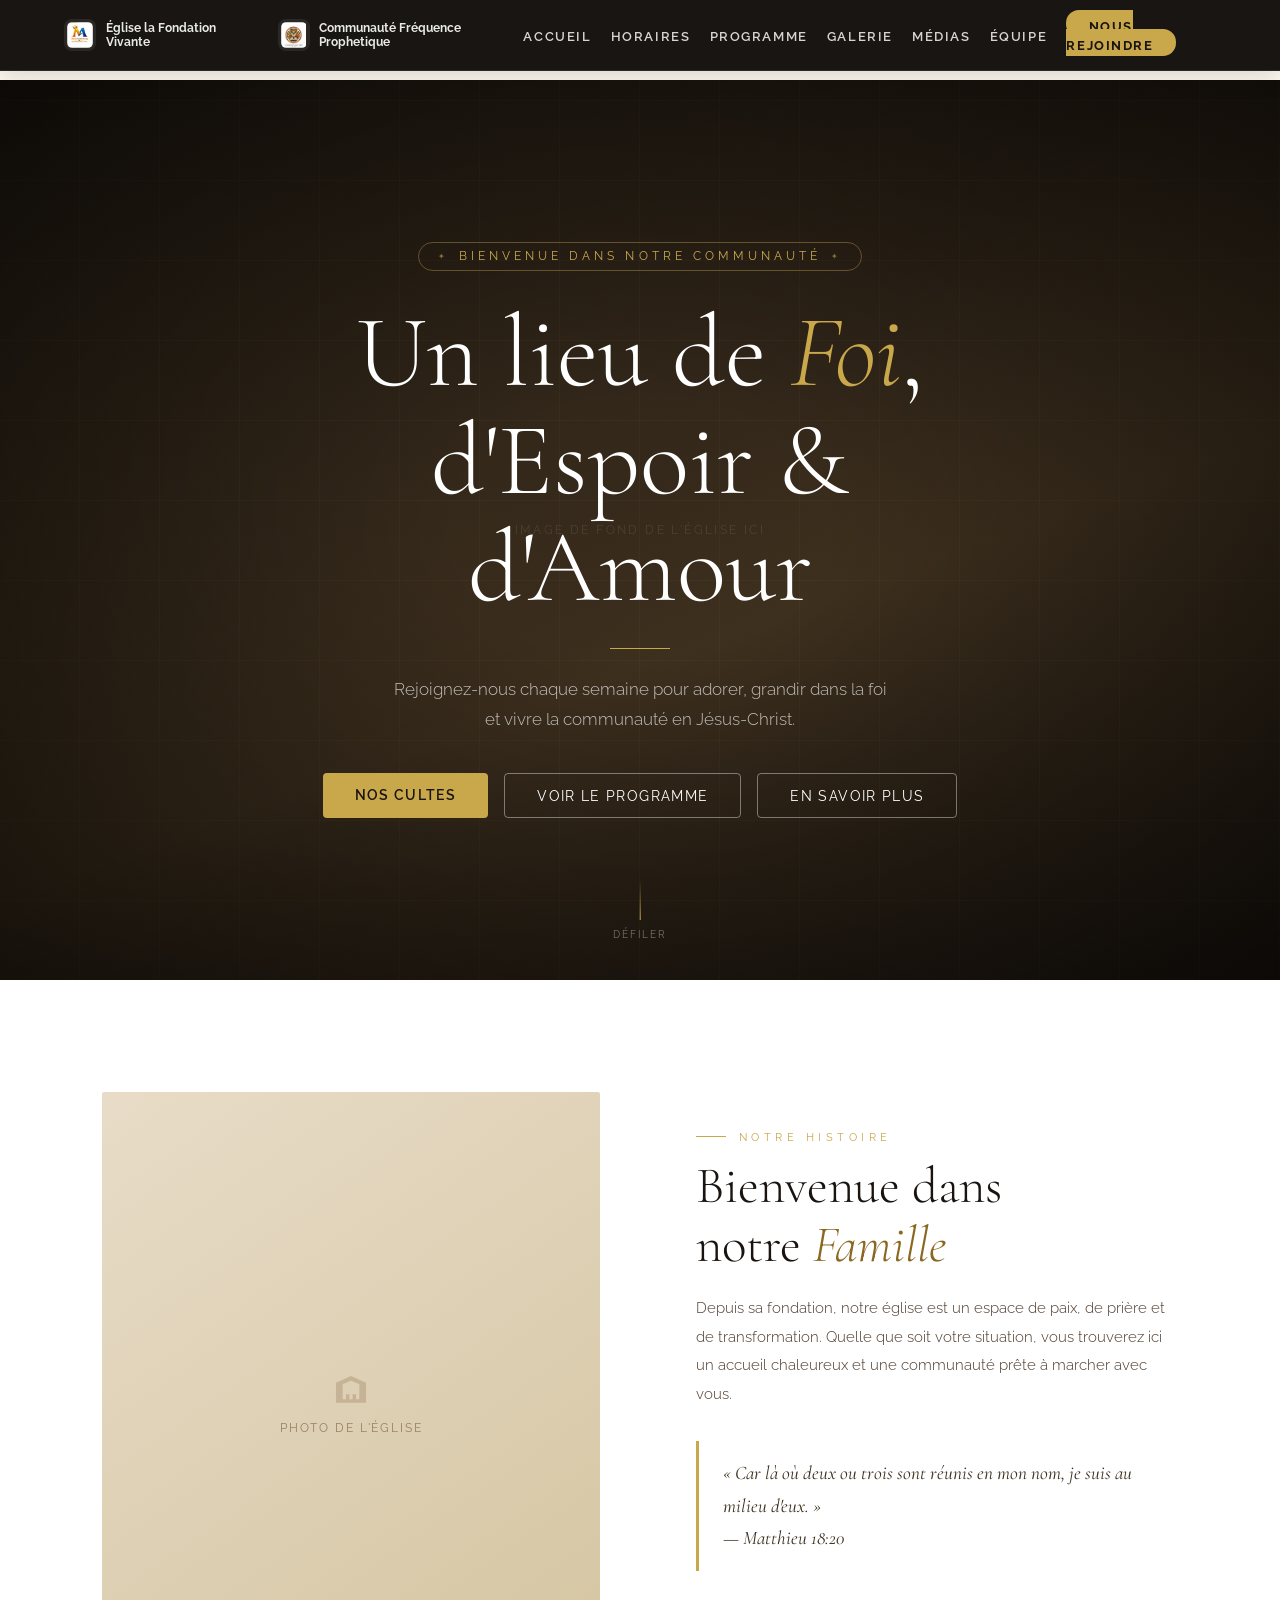
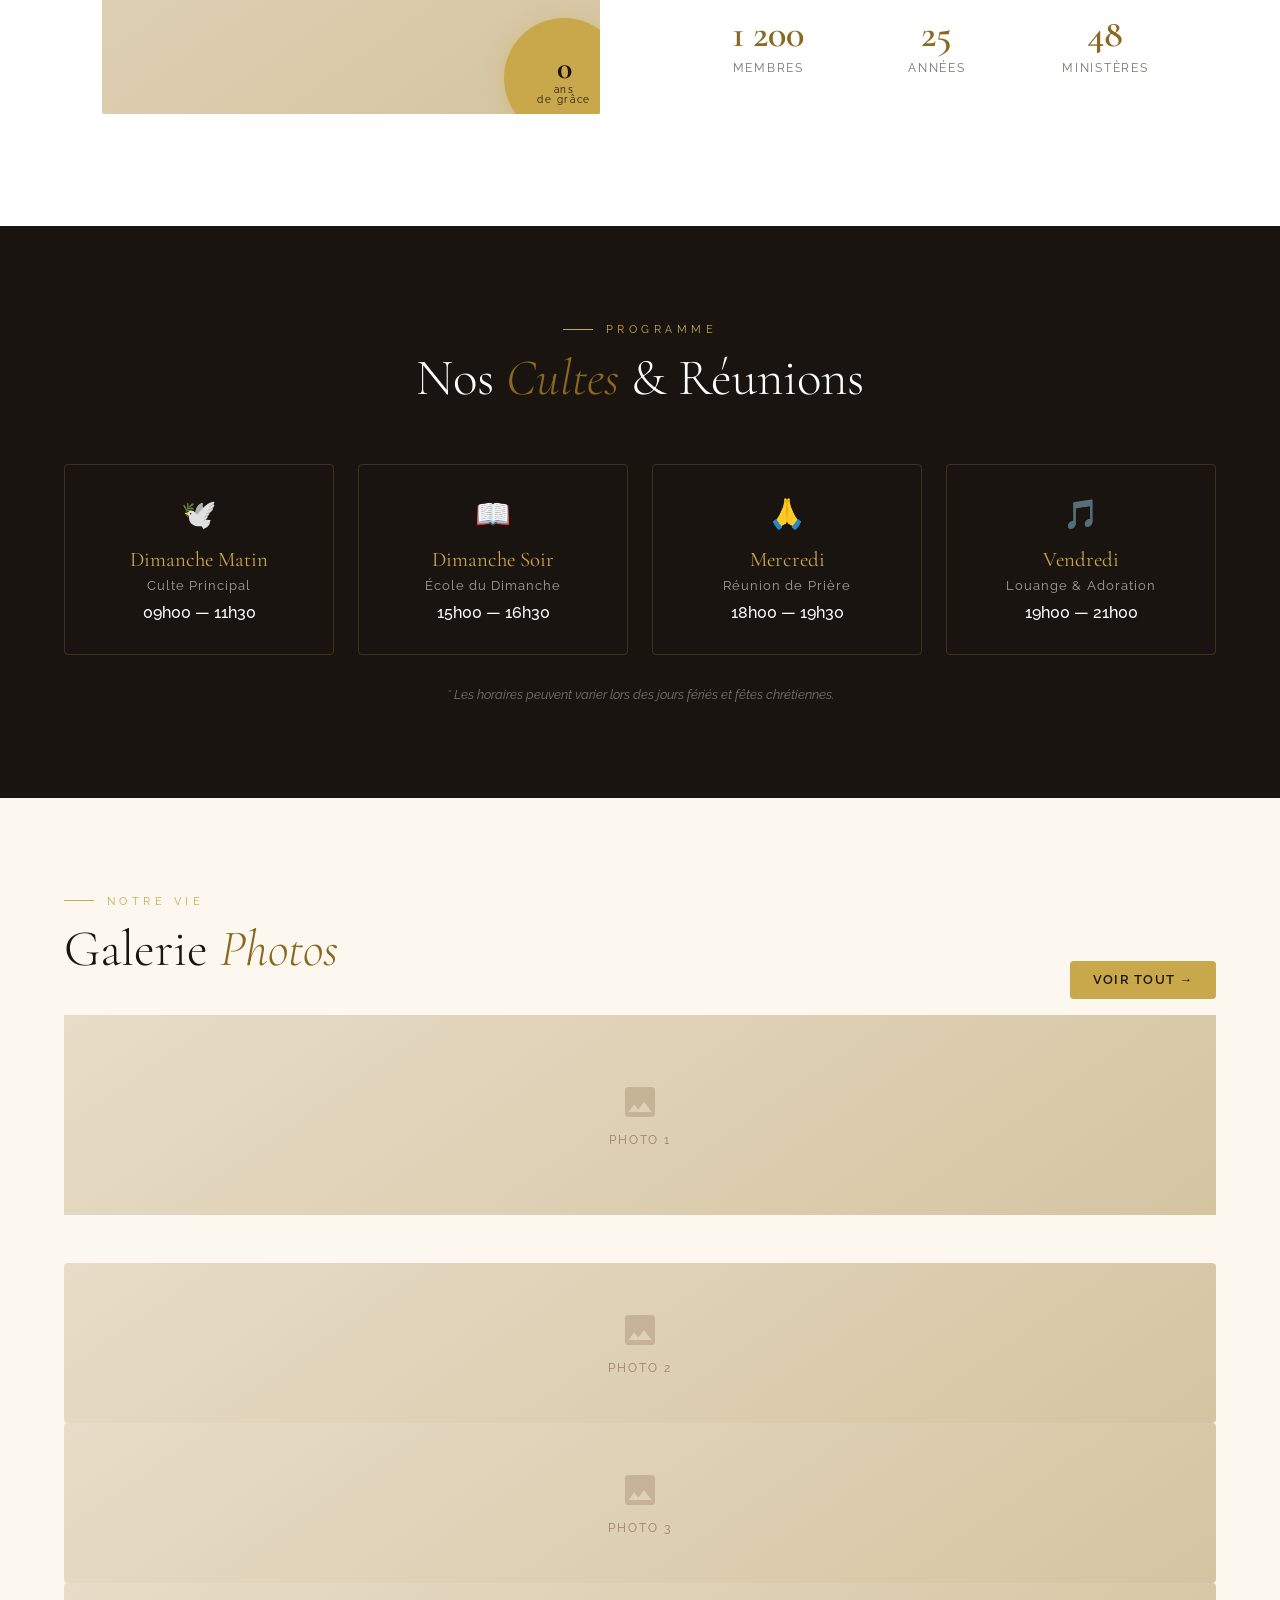
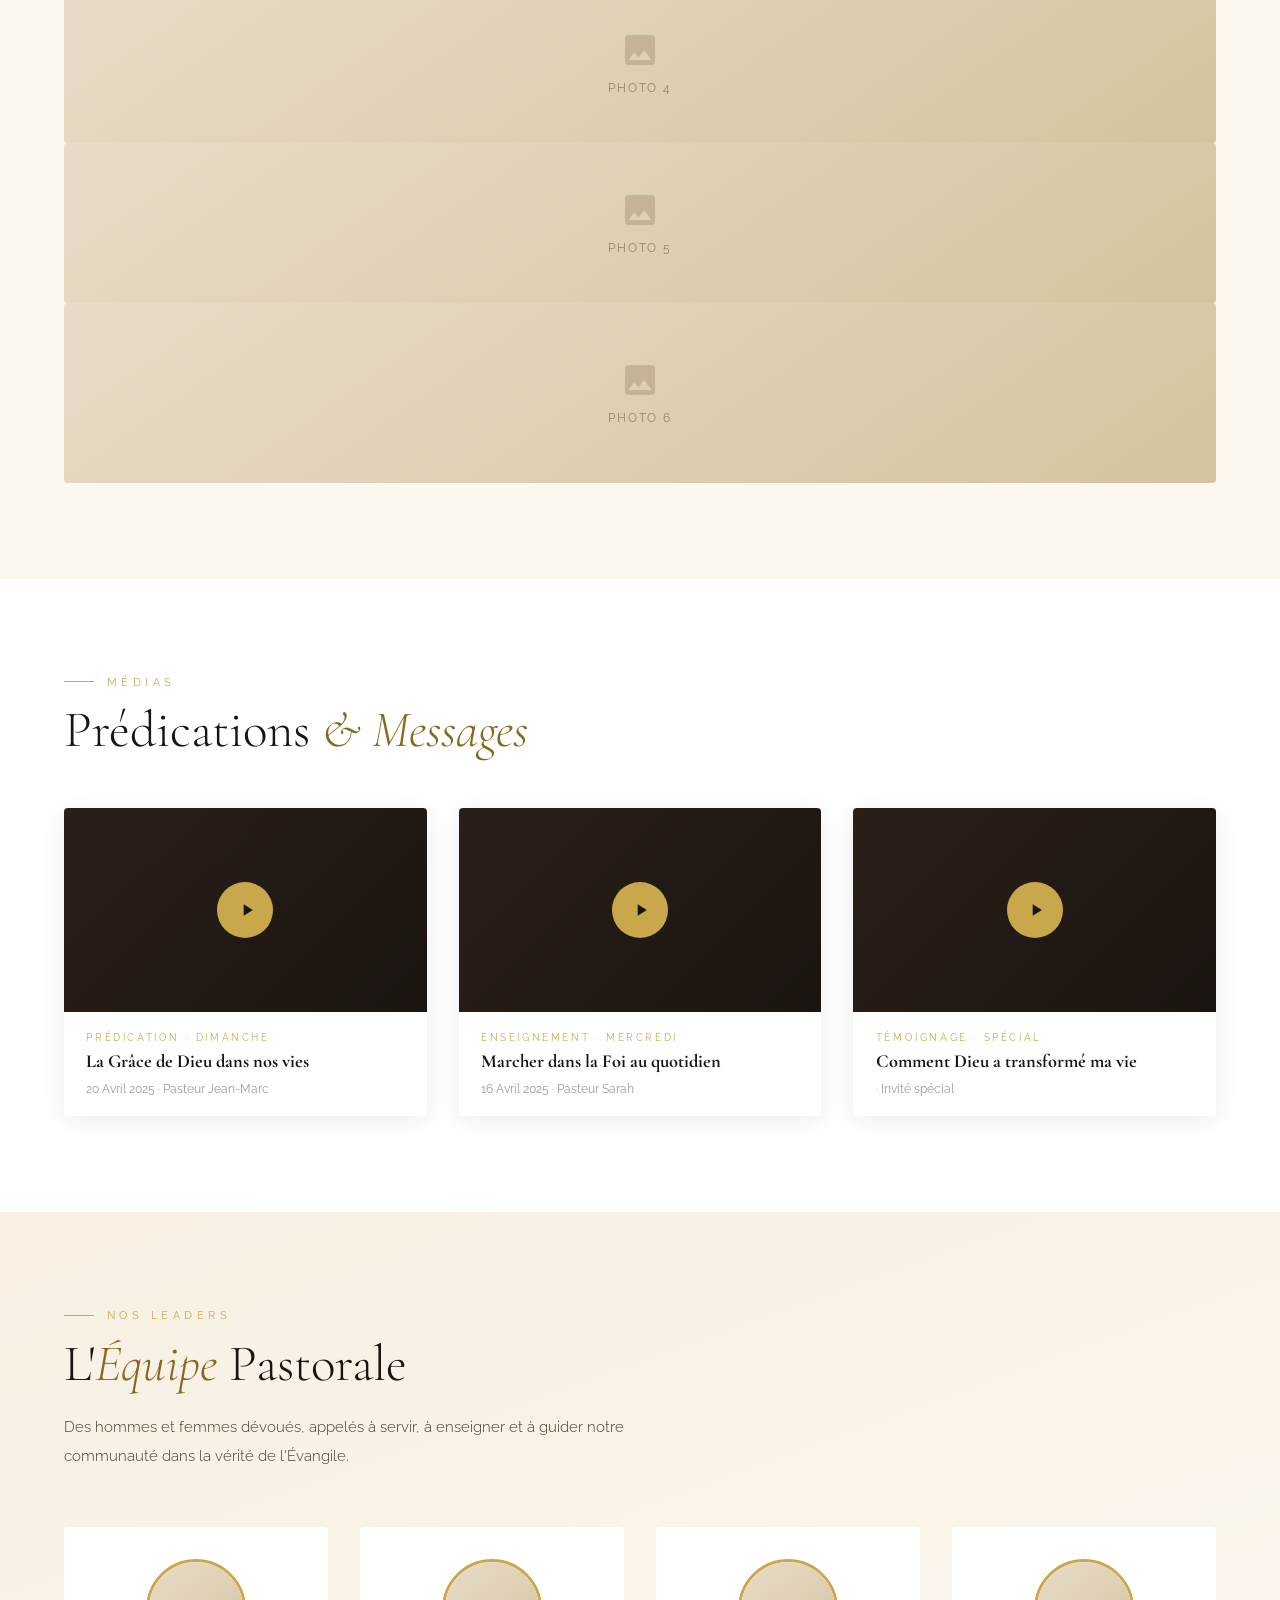
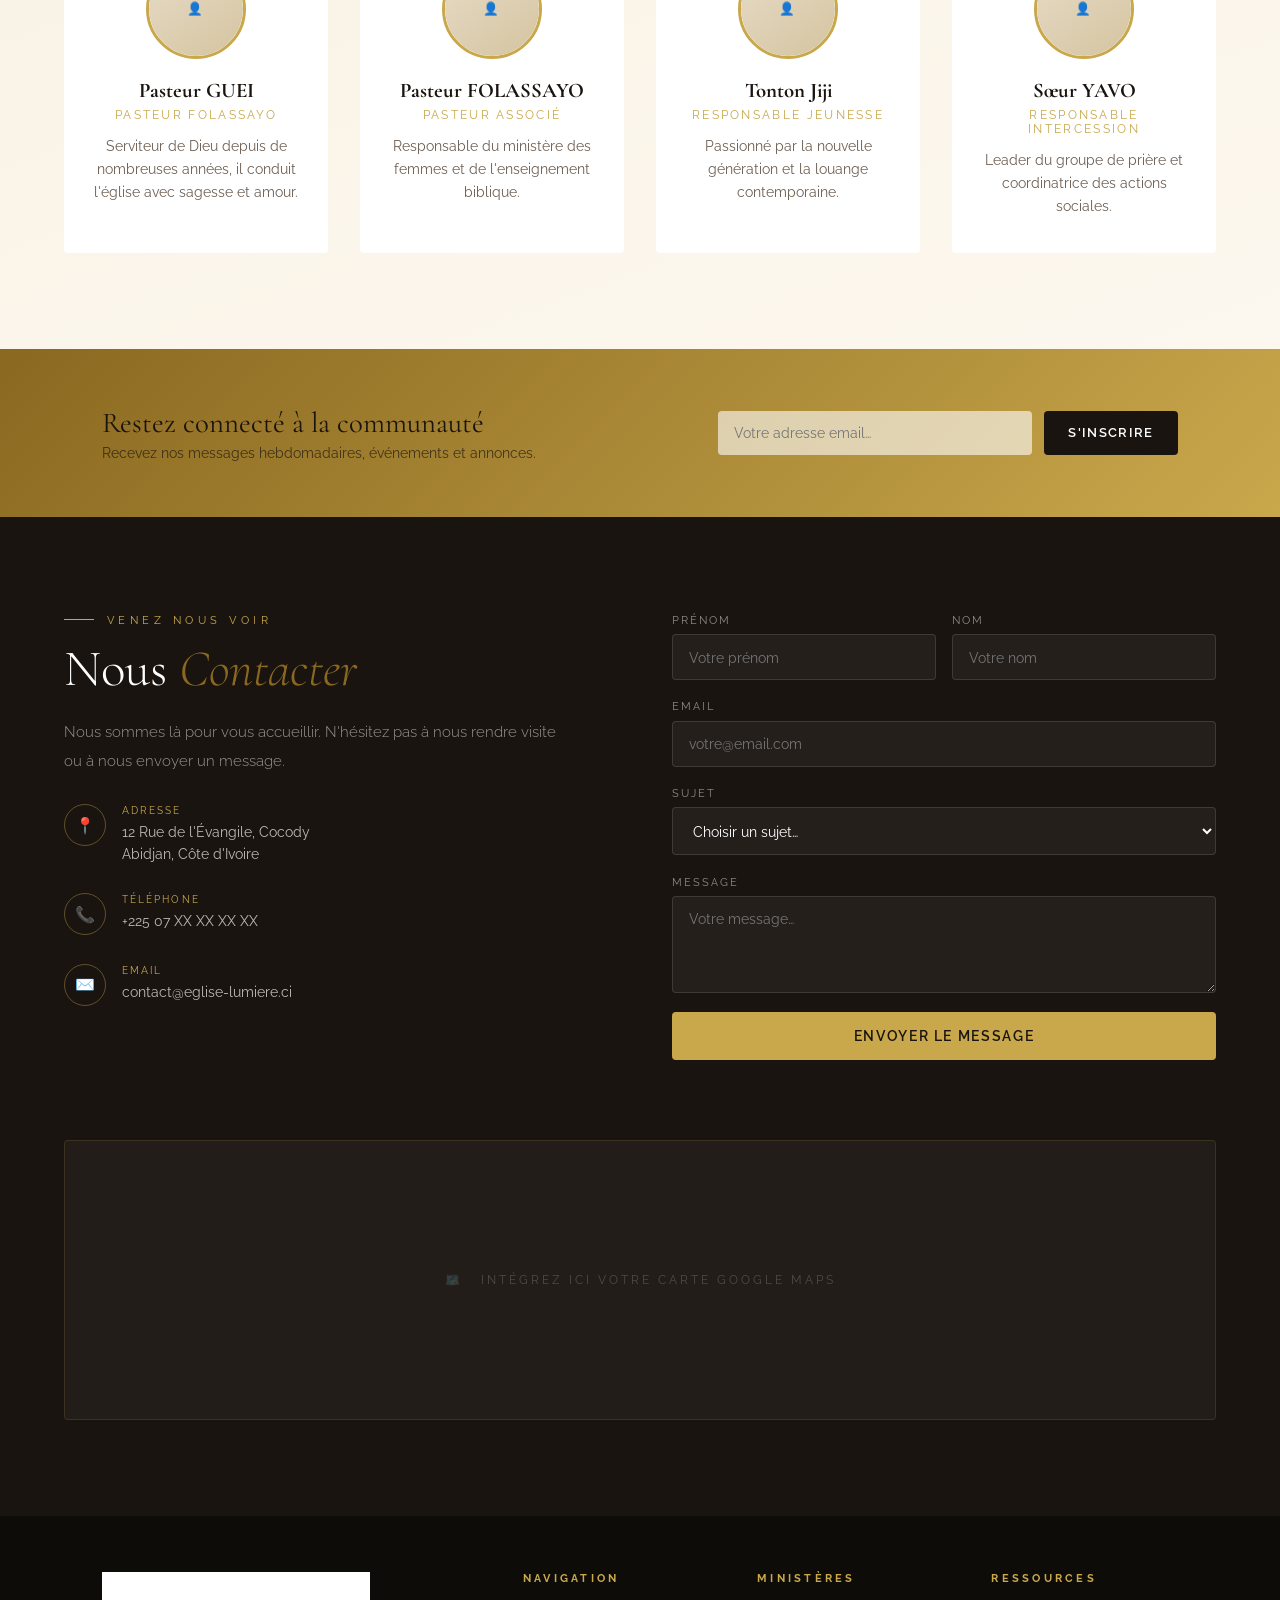
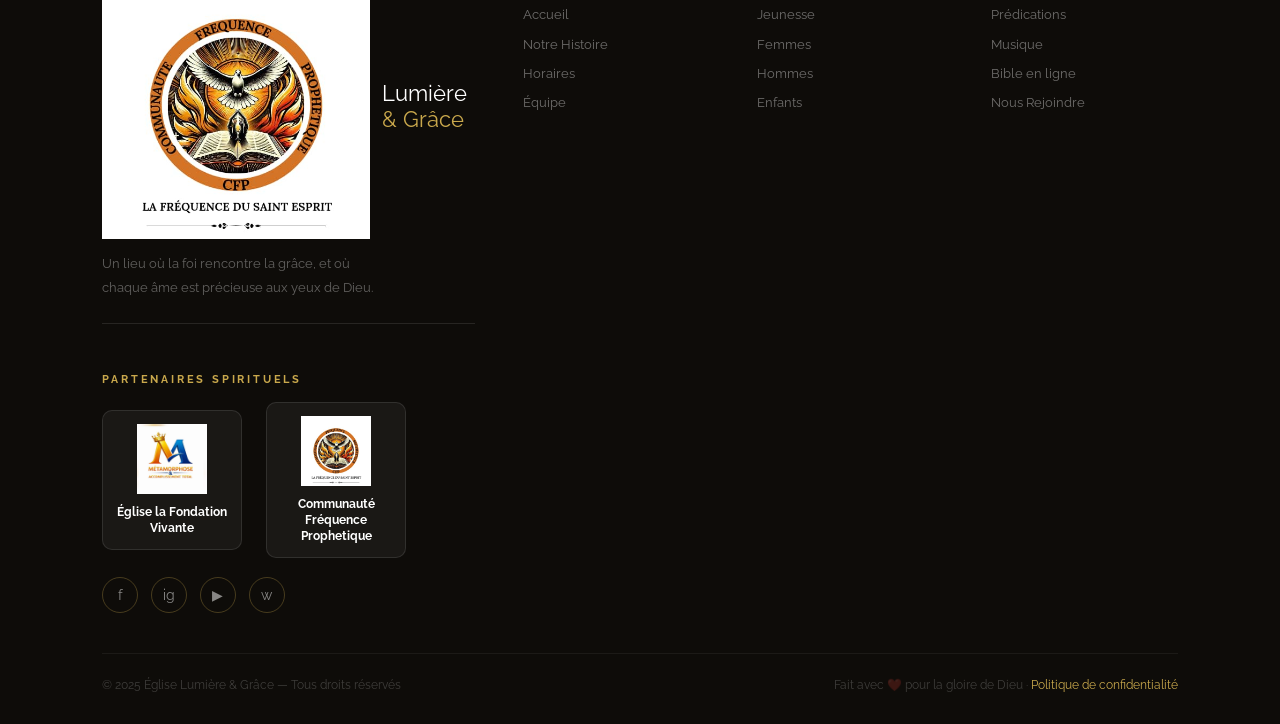
<file: index.html>
<!DOCTYPE html>
<html lang="fr">
<head>
  <meta charset="UTF-8" />
  <meta name="viewport" content="width=device-width, initial-scale=1.0"/>
  <meta name="description" content="Église Lumière & Grâce - Un lieu de foi, d'espoir et d'amour à Abidjan. Découvrez nos cultes, programmes et communauté chrétienne." />
  <meta name="keywords" content="église, chrétien, Abidjan, culte, prière, communauté, foi, grâce" />
  <title>Église — Lumière & Grâce</title>
  <link rel="preconnect" href="https://fonts.googleapis.com">
  <link rel="preconnect" href="https://fonts.gstatic.com" crossorigin>
  <link href="https://fonts.googleapis.com/css2?family=Cormorant+Garamond:ital,wght@0,300;0,400;0,600;0,700;1,300;1,400&family=Raleway:wght@300;400;500;600&display=swap" rel="stylesheet">
  <link rel="stylesheet" href="styles.css">
</head>
<body>

<!-- ═══════════════════ LOADER ═══════════════════ -->
<div id="loader">
  <div class="loader-cross"></div>
  <p class="loader-text">Chargement…</p>
</div>

<!-- ═══════════════════ NAVBAR ═══════════════════ -->
<nav id="navbar" role="navigation" aria-label="Menu principal">
  <div class="nav-partners">
    <div class="partner-item">
      <img src="image logo/WhatsApp Image 2026-04-25 at 00.08.39.jpeg" alt="Logo de l'Église la Fondation Vivante">
      <span><strong>Église la Fondation Vivante</strong></span>
    </div>
    <div class="partner-item">
      <img src="image logo/WhatsApp Image 2026-04-25 at 00.08.05.jpeg" alt="Logo de la Communauté Fréquence Prophetique">
      <span><strong>Communauté Fréquence Prophetique</strong></span>
    </div>
  </div>

  <ul class="nav-links">
    <li><a href="#accueil">Accueil</a></li>
    <li><a href="#horaires">Horaires</a></li>
    <li><a href="programme.html">Programme</a></li>
    <li><a href="#galerie">Galerie</a></li>
    <li><a href="#videos">Médias</a></li>
    <li><a href="#equipe">Équipe</a></li>
    <li><a href="#contact" class="nav-cta">Nous Rejoindre</a></li>
  </ul>

  <button class="burger" id="burger" type="button" aria-label="Ouvrir le menu" aria-expanded="false">
    <span></span><span></span><span></span>
  </button>
</nav>

<!-- Mobile menu -->
<nav class="mobile-menu" id="mobileMenu" role="navigation" aria-label="Menu mobile" aria-hidden="true">
  <a href="#accueil"  onclick="closeMenu()">Accueil</a>
  <a href="#horaires" onclick="closeMenu()">Horaires</a>
  <a href="programme.html" onclick="closeMenu()">Programme</a>
  <a href="#galerie"  onclick="closeMenu()">Galerie</a>
  <a href="#videos"   onclick="closeMenu()">Médias</a>
  <a href="#equipe"   onclick="closeMenu()">Équipe</a>
  <a href="#contact"  onclick="closeMenu()">Contact</a>
</nav>

<main>

<!-- ═══════════════════ HERO ═══════════════════ -->
<section id="hero">
  <div class="hero-bg">
    <!-- ↓ Remplacez le div ci-dessous par une balise <img> ou laissez un background CSS -->
    <div class="hero-bg-placeholder">IMAGE DE FOND DE L'ÉGLISE ICI</div>
  </div>

  <div class="hero-content">
    <div class="hero-badge">Bienvenue dans notre communauté</div>
    <h1 class="hero-title">
      Un lieu de <em>Foi</em>,<br>d'Espoir & d'Amour
    </h1>
    <div class="hero-divider"></div>
    <p class="hero-sub">
      Rejoignez-nous chaque semaine pour adorer, grandir dans la foi
      et vivre la communauté en Jésus-Christ.
    </p>
    <div class="hero-btns">
      <a href="#horaires" class="btn-gold">Nos Cultes</a>
      <a href="programme.html" class="btn-outline">Voir le programme</a>
      <a href="#accueil"  class="btn-outline">En Savoir Plus</a>
    </div>
  </div>

  <div class="hero-scroll">Défiler</div>
</section>

<!-- ═══════════════════ ACCUEIL / BIENVENUE ═══════════════════ -->
<section id="accueil">
  <div class="welcome-img reveal-left">
    <div class="gold-line"></div>
    <div class="img-placeholder">
      <!-- Remplacez par : <img src="eglise-photo.jpg" alt="Notre église"> -->
      <svg viewBox="0 0 24 24" xmlns="http://www.w3.org/2000/svg" fill="currentColor">
        <path d="M21 19V7l-9-4-9 4v12h18zm-10-2v-3H9v3H7V8l5-2.22L17 8v9h-2v-3h-2v3h-2z"/>
      </svg>
      <span>Photo de l'Église</span>
    </div>
    <div class="badge-img">
      <span>0</span>
      <small>ans<br>de grâce</small>
    </div>
  </div>

  <div class="welcome-text">
    <p class="section-label reveal">Notre Histoire</p>
    <h2 class="section-title reveal delay-1">Bienvenue dans<br>notre <em>Famille</em></h2>
    <p class="section-desc reveal delay-2">
      Depuis sa fondation, notre église est un espace de paix, de prière et de
      transformation. Quelle que soit votre situation, vous trouverez ici un accueil
      chaleureux et une communauté prête à marcher avec vous.
    </p>
    <blockquote class="welcome-quote reveal delay-3">
      « Car là où deux ou trois sont réunis en mon nom, je suis au milieu d'eux. »<br>
      <cite>— Matthieu 18:20</cite>
    </blockquote>
    <div class="stats-row reveal delay-4">
      <div class="stat-item">
        <span class="stat-num" data-target="1200">0</span>
        <span class="stat-lbl">Membres</span>
      </div>
      <div class="stat-item">
        <span class="stat-num" data-target="25">0</span>
        <span class="stat-lbl">Années</span>
      </div>
      <div class="stat-item">
        <span class="stat-num" data-target="48">0</span>
        <span class="stat-lbl">Ministères</span>
      </div>
    </div>
  </div>
</section>

<!-- ═══════════════════ HORAIRES ═══════════════════ -->
<section id="horaires">
  <p class="section-label reveal justify-center">Programme</p>
  <h2 class="section-title reveal delay-1 section-title light text-center">Nos <em class="text-gold">Cultes</em> & Réunions</h2>

  <div class="horaires-grid">
    <div class="horaire-card reveal delay-1">
      <span class="icon">🕊️</span>
      <p class="horaire-day">Dimanche Matin</p>
      <p class="horaire-service">Culte Principal</p>
      <p class="horaire-time">09h00 — 11h30</p>
    </div>
    <div class="horaire-card reveal delay-2">
      <span class="icon">📖</span>
      <p class="horaire-day">Dimanche Soir</p>
      <p class="horaire-service">École du Dimanche</p>
      <p class="horaire-time">15h00 — 16h30</p>
    </div>
    <div class="horaire-card reveal delay-3">
      <span class="icon">🙏</span>
      <p class="horaire-day">Mercredi</p>
      <p class="horaire-service">Réunion de Prière</p>
      <p class="horaire-time">18h00 — 19h30</p>
    </div>
    <div class="horaire-card reveal delay-4">
      <span class="icon">🎵</span>
      <p class="horaire-day">Vendredi</p>
      <p class="horaire-service">Louange & Adoration</p>
      <p class="horaire-time">19h00 — 21h00</p>
    </div>
  </div>
  <p class="horaires-note reveal">* Les horaires peuvent varier lors des jours fériés et fêtes chrétiennes.</p>
</section>

<!-- ═══════════════════ GALERIE ═══════════════════ -->
<section id="galerie">
  <div class="galerie-header">
    <div>
      <p class="section-label reveal">Notre vie</p>
      <h2 class="section-title reveal delay-1">Galerie <em>Photos</em></h2>
    </div>
      <a href="#" class="btn-gold btn-sm reveal">Voir tout →</a>
      <div class="img-placeholder">
        <svg viewBox="0 0 24 24" fill="currentColor" width="28" height="28"><path d="M21 19V5c0-1.1-.9-2-2-2H5c-1.1 0-2 .9-2 2v14c0 1.1.9 2 2 2h14c1.1 0 2-.9 2-2zM8.5 13.5l2.5 3.01L14.5 12l4.5 6H5l3.5-4.5z"/></svg>
        <span>Photo 1</span>
      </div>
      <div class="gallery-overlay"><span>Culte de Noël 2024</span></div>
    </div>
    <div class="gallery-item reveal delay-1">
      <div class="img-placeholder" style="min-height:160px">
        <svg viewBox="0 0 24 24" fill="currentColor" width="28" height="28"><path d="M21 19V5c0-1.1-.9-2-2-2H5c-1.1 0-2 .9-2 2v14c0 1.1.9 2 2 2h14c1.1 0 2-.9 2-2zM8.5 13.5l2.5 3.01L14.5 12l4.5 6H5l3.5-4.5z"/></svg>
        <span>Photo 2</span>
      </div>
      <div class="gallery-overlay"><span>Baptêmes 2024</span></div>
    </div>
    <div class="gallery-item reveal delay-2">
      <div class="img-placeholder" style="min-height:160px">
        <svg viewBox="0 0 24 24" fill="currentColor" width="28" height="28"><path d="M21 19V5c0-1.1-.9-2-2-2H5c-1.1 0-2 .9-2 2v14c0 1.1.9 2 2 2h14c1.1 0 2-.9 2-2zM8.5 13.5l2.5 3.01L14.5 12l4.5 6H5l3.5-4.5z"/></svg>
        <span>Photo 3</span>
      </div>
      <div class="gallery-overlay"><span>Camp Jeunesse</span></div>
    </div>
    <div class="gallery-item reveal delay-3">
      <div class="img-placeholder" style="min-height:160px">
        <svg viewBox="0 0 24 24" fill="currentColor" width="28" height="28"><path d="M21 19V5c0-1.1-.9-2-2-2H5c-1.1 0-2 .9-2 2v14c0 1.1.9 2 2 2h14c1.1 0 2-.9 2-2zM8.5 13.5l2.5 3.01L14.5 12l4.5 6H5l3.5-4.5z"/></svg>
        <span>Photo 4</span>
      </div>
      <div class="gallery-overlay"><span>Journée Communauté</span></div>
    </div>
    <div class="gallery-item reveal delay-4">
      <div class="img-placeholder" style="min-height:160px">
        <svg viewBox="0 0 24 24" fill="currentColor" width="28" height="28"><path d="M21 19V5c0-1.1-.9-2-2-2H5c-1.1 0-2 .9-2 2v14c0 1.1.9 2 2 2h14c1.1 0 2-.9 2-2zM8.5 13.5l2.5 3.01L14.5 12l4.5 6H5l3.5-4.5z"/></svg>
        <span>Photo 5</span>
      </div>
      <div class="gallery-overlay"><span>Mariage Chrétien</span></div>
    </div>
    <div class="gallery-item reveal delay-1">
      <div class="img-placeholder" style="min-height:180px">
        <svg viewBox="0 0 24 24" fill="currentColor" width="28" height="28"><path d="M21 19V5c0-1.1-.9-2-2-2H5c-1.1 0-2 .9-2 2v14c0 1.1.9 2 2 2h14c1.1 0 2-.9 2-2zM8.5 13.5l2.5 3.01L14.5 12l4.5 6H5l3.5-4.5z"/></svg>
        <span>Photo 6</span>
      </div>
      <div class="gallery-overlay"><span>Fête de Pâques</span></div>
    </div>
  </div>
</section>

<!-- ═══════════════════ VIDÉOS ═══════════════════ -->
<section id="videos">
  <p class="section-label reveal">Médias</p>
  <h2 class="section-title reveal delay-1">Prédications <em>& Messages</em></h2>

  <div class="videos-grid">
    <!-- CARTE VIDÉO 1 -->
    <div class="video-card reveal delay-1">
      <div class="video-wrapper">
        <div class="video-placeholder">
          <!-- Option A : Vidéo locale
          <video src="sermon1.mp4" controls poster="thumb1.jpg"></video>
          -->
          <!-- Option B : YouTube embed
          <iframe src="https://www.youtube.com/embed/VOTRE_ID" allowfullscreen></iframe>
          -->
          <div class="play-btn">
            <svg viewBox="0 0 24 24" width="20" height="20"><path d="M8 5v14l11-7z"/></svg>
          </div>
        </div>
      </div>
      <div class="video-info">
        <p class="video-tag">Prédication · Dimanche</p>
        <h3 class="video-title-card">La Grâce de Dieu dans nos vies</h3>
        <span class="video-date">20 Avril 2025 · Pasteur Jean-Marc</span>
      </div>
    </div>

    <!-- CARTE VIDÉO 2 -->
    <div class="video-card reveal delay-2">
      <div class="video-wrapper">
        <div class="video-placeholder">
          <div class="play-btn">
            <svg viewBox="0 0 24 24" width="20" height="20"><path d="M8 5v14l11-7z"/></svg>
          </div>
        </div>
      </div>
      <div class="video-info">
        <p class="video-tag">Enseignement · Mercredi</p>
        <h3 class="video-title-card">Marcher dans la Foi au quotidien</h3>
        <span class="video-date">16 Avril 2025 · Pasteur Sarah</span>
      </div>
    </div>

    <!-- CARTE VIDÉO 3 -->
    <div class="video-card reveal delay-3">
      <div class="video-wrapper">
        <div class="video-placeholder">
          <div class="play-btn">
            <svg viewBox="0 0 24 24" width="20" height="20"><path d="M8 5v14l11-7z"/></svg>
          </div>
        </div>
      </div>
      <div class="video-info">
        <p class="video-tag">Témoignage · Spécial</p>
        <h3 class="video-title-card">Comment Dieu a transformé ma vie</h3>
        <span class="video-date"> · Invité spécial</span>
      </div>
    </div>
  </div>
</section>

<!-- ═══════════════════ ÉQUIPE ═══════════════════ -->
<section id="equipe">
  <p class="section-label reveal">Nos Leaders</p>
  <h2 class="section-title reveal delay-1">L'<em>Équipe</em> Pastorale</h2>
  <p class="section-desc reveal delay-2">
    Des hommes et femmes dévoués, appelés à servir, à enseigner et à guider
    notre communauté dans la vérité de l'Évangile.
  </p>

  <div class="equipe-grid">
    <div class="membre-card reveal delay-1">
      <div class="membre-photo">
        <div class="img-placeholder">
          <!-- <img src="pasteur1.jpg" alt="Pasteur Principal"> -->
          👤
        </div>
      </div>
      <h3 class="membre-name">Pasteur GUEI </h3>
      <p class="membre-role">Pasteur FOLASSAYO</p>
      <p class="membre-desc">Serviteur de Dieu depuis de nombreuses années, il conduit l'église avec sagesse et amour.</p>
    </div>
    <div class="membre-card reveal delay-2">
      <div class="membre-photo">
        <div class="img-placeholder">👤</div>
      </div>
      <h3 class="membre-name">Pasteur FOLASSAYO</h3>
      <p class="membre-role">Pasteur Associé</p>
      <p class="membre-desc">Responsable du ministère des femmes et de l'enseignement biblique.</p>
    </div>
    <div class="membre-card reveal delay-3">
      <div class="membre-photo">
        <div class="img-placeholder">👤</div>
      </div>
      <h3 class="membre-name">Tonton Jiji</h3>
      <p class="membre-role">Responsable Jeunesse</p>
      <p class="membre-desc">Passionné par la nouvelle génération et la louange contemporaine.</p>
    </div>
    <div class="membre-card reveal delay-4">
      <div class="membre-photo">
        <div class="img-placeholder">👤</div>
      </div>
      <h3 class="membre-name">Sœur YAVO</h3>
      <p class="membre-role">Responsable Intercession</p>
      <p class="membre-desc">Leader du groupe de prière et coordinatrice des actions sociales.</p>
    </div>
  </div>
</section>

<!-- ═══════════════════ NEWSLETTER ═══════════════════ -->
<div class="newsletter reveal">
  <div>
    <h3>Restez connecté à la communauté</h3>
    <p>Recevez nos messages hebdomadaires, événements et annonces.</p>
  </div>
  <div class="newsletter-form">
    <input type="email" placeholder="Votre adresse email…">
    <button type="button">S'inscrire</button>
  </div>
</div>

<!-- ═══════════════════ CONTACT ═══════════════════ -->
<section id="contact">
  <div class="contact-info">
    <p class="section-label reveal">Venez nous voir</p>
    <h2 class="section-title reveal delay-1">Nous <em>Contacter</em></h2>
    <p class="section-desc reveal delay-2 text-light">
      Nous sommes là pour vous accueillir. N'hésitez pas à nous rendre visite
      ou à nous envoyer un message.
    </p>
    <div class="contact-detail reveal delay-2">
      <div class="contact-icon">📍</div>
      <div class="contact-text">
        <small>Adresse</small>
        <p>12 Rue de l'Évangile, Cocody<br>Abidjan, Côte d'Ivoire</p>
      </div>
    </div>
    <div class="contact-detail reveal delay-3">
      <div class="contact-icon">📞</div>
      <div class="contact-text">
        <small>Téléphone</small>
        <p>+225 07 XX XX XX XX</p>
      </div>
    </div>
    <div class="contact-detail reveal delay-4">
      <div class="contact-icon">✉️</div>
      <div class="contact-text">
        <small>Email</small>
        <p>contact@eglise-lumiere.ci</p>
      </div>
    </div>
  </div>

  <form class="contact-form" onsubmit="return false">
    <div class="form-row">
      <div class="form-group">
        <label>Prénom</label>
        <input type="text" placeholder="Votre prénom">
      </div>
      <div class="form-group">
        <label>Nom</label>
        <input type="text" placeholder="Votre nom">
      </div>
    </div>
    <div class="form-group">
      <label>Email</label>
      <input type="email" placeholder="votre@email.com">
    </div>
    <div class="form-group">
      <label>Sujet</label>
      <select>
        <option value="">Choisir un sujet…</option>
        <option>Demande de prière</option>
        <option>Rejoindre l'église</option>
        <option>Baptême</option>
        <option>Mariage chrétien</option>
        <option>Autre demande</option>
      </select>
    </div>
    <div class="form-group">
      <label>Message</label>
      <textarea rows="4" placeholder="Votre message…"></textarea>
    </div>
    <button class="submit-btn" type="submit">Envoyer le Message</button>
  </form>

  <!-- CARTE / MAP -->
  <div class="map-placeholder">
    <!-- Décommentez et remplacez par votre lien Google Maps embed :
    <iframe src="https://www.google.com/maps/embed?pb=VOTRE_CLE" allowfullscreen loading="lazy"></iframe>
    -->
    🗺️ &nbsp; Intégrez ici votre carte Google Maps
  </div>
</section>
</main>

<!-- ═══════════════════ FOOTER ═══════════════════ -->
<footer>
  <div class="footer-top">
    <div class="footer-brand">
      <div class="nav-logo">
        <div class="logo-img">
          <img src="image logo/WhatsApp Image 2026-04-25 at 00.08.05.jpeg" alt="Logo - La Fréquence du Saint Esprit">
        </div>
        <span class="logo-name" style="color:var(--white)">Lumière <span style="color:var(--gold)">& Grâce</span></span>
      </div>
      <p>Un lieu où la foi rencontre la grâce, et où chaque âme est précieuse aux yeux de Dieu.</p>
      <div class="logos-partners">
        <h4 style="color: var(--gold); font-size: 0.7rem; letter-spacing: 0.25em; text-transform: uppercase; margin-bottom: 1rem; margin-top: 1.5rem;">Partenaires Spirituels</h4>
        <div class="partners-logos">
          <a href="#" class="partner-logo" title="Église la Fondation Vivante">
            <img src="image logo/WhatsApp Image 2026-04-25 at 00.08.39.jpeg" alt="Église la Fondation Vivante">
            <span class="partner-name"><strong>Église la Fondation Vivante</strong></span>
          </a>
          <a href="#" class="partner-logo" title="Communauté Fréquence Prophetique">
            <img src="image logo/WhatsApp Image 2026-04-25 at 00.08.05.jpeg" alt="Communauté Fréquence Prophetique">
            <span class="partner-name"><strong>Communauté Fréquence Prophetique</strong></span>
          </a>
        </div>
      </div>
      <div class="socials">
        <a href="#" class="social-btn" title="Facebook">f</a>
        <a href="#" class="social-btn" title="Instagram">ig</a>
        <a href="#" class="social-btn" title="YouTube">▶</a>
        <a href="#" class="social-btn" title="WhatsApp">w</a>
      </div>
    </div>
    <div class="footer-col">
      <h4>Navigation</h4>
      <ul>
        <li><a href="#hero">Accueil</a></li>
        <li><a href="#accueil">Notre Histoire</a></li>
        <li><a href="#horaires">Horaires</a></li>
        <li><a href="#equipe">Équipe</a></li>
      </ul>
    </div>
    <div class="footer-col">
      <h4>Ministères</h4>
      <ul>
        <li><a href="#">Jeunesse</a></li>
        <li><a href="#">Femmes</a></li>
        <li><a href="#">Hommes</a></li>
        <li><a href="#">Enfants</a></li>
      </ul>
    </div>
    <div class="footer-col">
      <h4>Ressources</h4>
      <ul>
        <li><a href="#videos">Prédications</a></li>
        <li><a href="#">Musique</a></li>
        <li><a href="#">Bible en ligne</a></li>
        <li><a href="#contact">Nous Rejoindre</a></li>
      </ul>
    </div>
  </div>
  <div class="footer-bottom">
    <span>© 2025 Église Lumière & Grâce — Tous droits réservés</span>
    <span>Fait avec ❤️ pour la gloire de Dieu · <a href="#">Politique de confidentialité</a></span>
  </div>
</footer>

<!-- JAVASCRIPT : menu mobile, effet scroll et animations d'apparition -->
<!-- ═══════════════════ JAVASCRIPT ═══════════════════ -->
<script>
  /* ── Loader ── */
  window.addEventListener('load', () => {
    setTimeout(() => {
      document.getElementById('loader').classList.add('hidden');
    }, 900);
  });

  /* ── Navbar scroll ── */
  const navbar = document.getElementById('navbar');
  window.addEventListener('scroll', () => {
    navbar.classList.toggle('scrolled', window.scrollY > 60);
  });

  /* ── Burger menu ── */
  const burger = document.getElementById('burger');
  const mobileMenu = document.getElementById('mobileMenu');
  mobileMenu.setAttribute('aria-hidden', 'true');

  burger.addEventListener('click', () => {
    const isOpen = !mobileMenu.classList.contains('open');
    burger.classList.toggle('open');
    mobileMenu.classList.toggle('open');
    mobileMenu.setAttribute('aria-hidden', String(!isOpen));
    burger.setAttribute('aria-expanded', String(isOpen));
    document.body.style.overflow = isOpen ? 'hidden' : '';
  });
  function closeMenu() {
    burger.classList.remove('open');
    mobileMenu.classList.remove('open');
    mobileMenu.setAttribute('aria-hidden', 'true');
    burger.setAttribute('aria-expanded', 'false');
    document.body.style.overflow = '';
  }

  /* ── Reveal on scroll (IntersectionObserver) ── */
  const revealEls = document.querySelectorAll('.reveal, .reveal-left, .reveal-right');
  const revealObserver = new IntersectionObserver((entries) => {
    entries.forEach(e => {
      if (e.isIntersecting) {
        e.target.classList.add('visible');
        revealObserver.unobserve(e.target);
      }
    });
  }, { threshold: 0.15 });
  revealEls.forEach(el => revealObserver.observe(el));

  /* ── Counter animation ── */
  const counters = document.querySelectorAll('[data-target]');
  const counterObserver = new IntersectionObserver((entries) => {
    entries.forEach(e => {
      if (!e.isIntersecting) return;
      const el = e.target;
      const target = +el.dataset.target;
      let current = 0;
      const step = target / 60;
      const timer = setInterval(() => {
        current = Math.min(current + step, target);
        el.textContent = Math.floor(current).toLocaleString('fr-FR');
        if (current >= target) clearInterval(timer);
      }, 20);
      counterObserver.unobserve(el);
    });
  }, { threshold: 0.5 });
  counters.forEach(c => counterObserver.observe(c));

  /* ── Smooth active link highlight ── */
  const sections = document.querySelectorAll('section[id]');
  const navLinks = document.querySelectorAll('.nav-links a');
  window.addEventListener('scroll', () => {
    let current = '';
    sections.forEach(s => {
      if (window.scrollY >= s.offsetTop - 100) current = s.id;
    });
    navLinks.forEach(a => {
      a.style.color = a.getAttribute('href') === `#${current}`
        ? 'var(--gold)' : '';
    });
  });
</script>
</body>
</html>
</file>
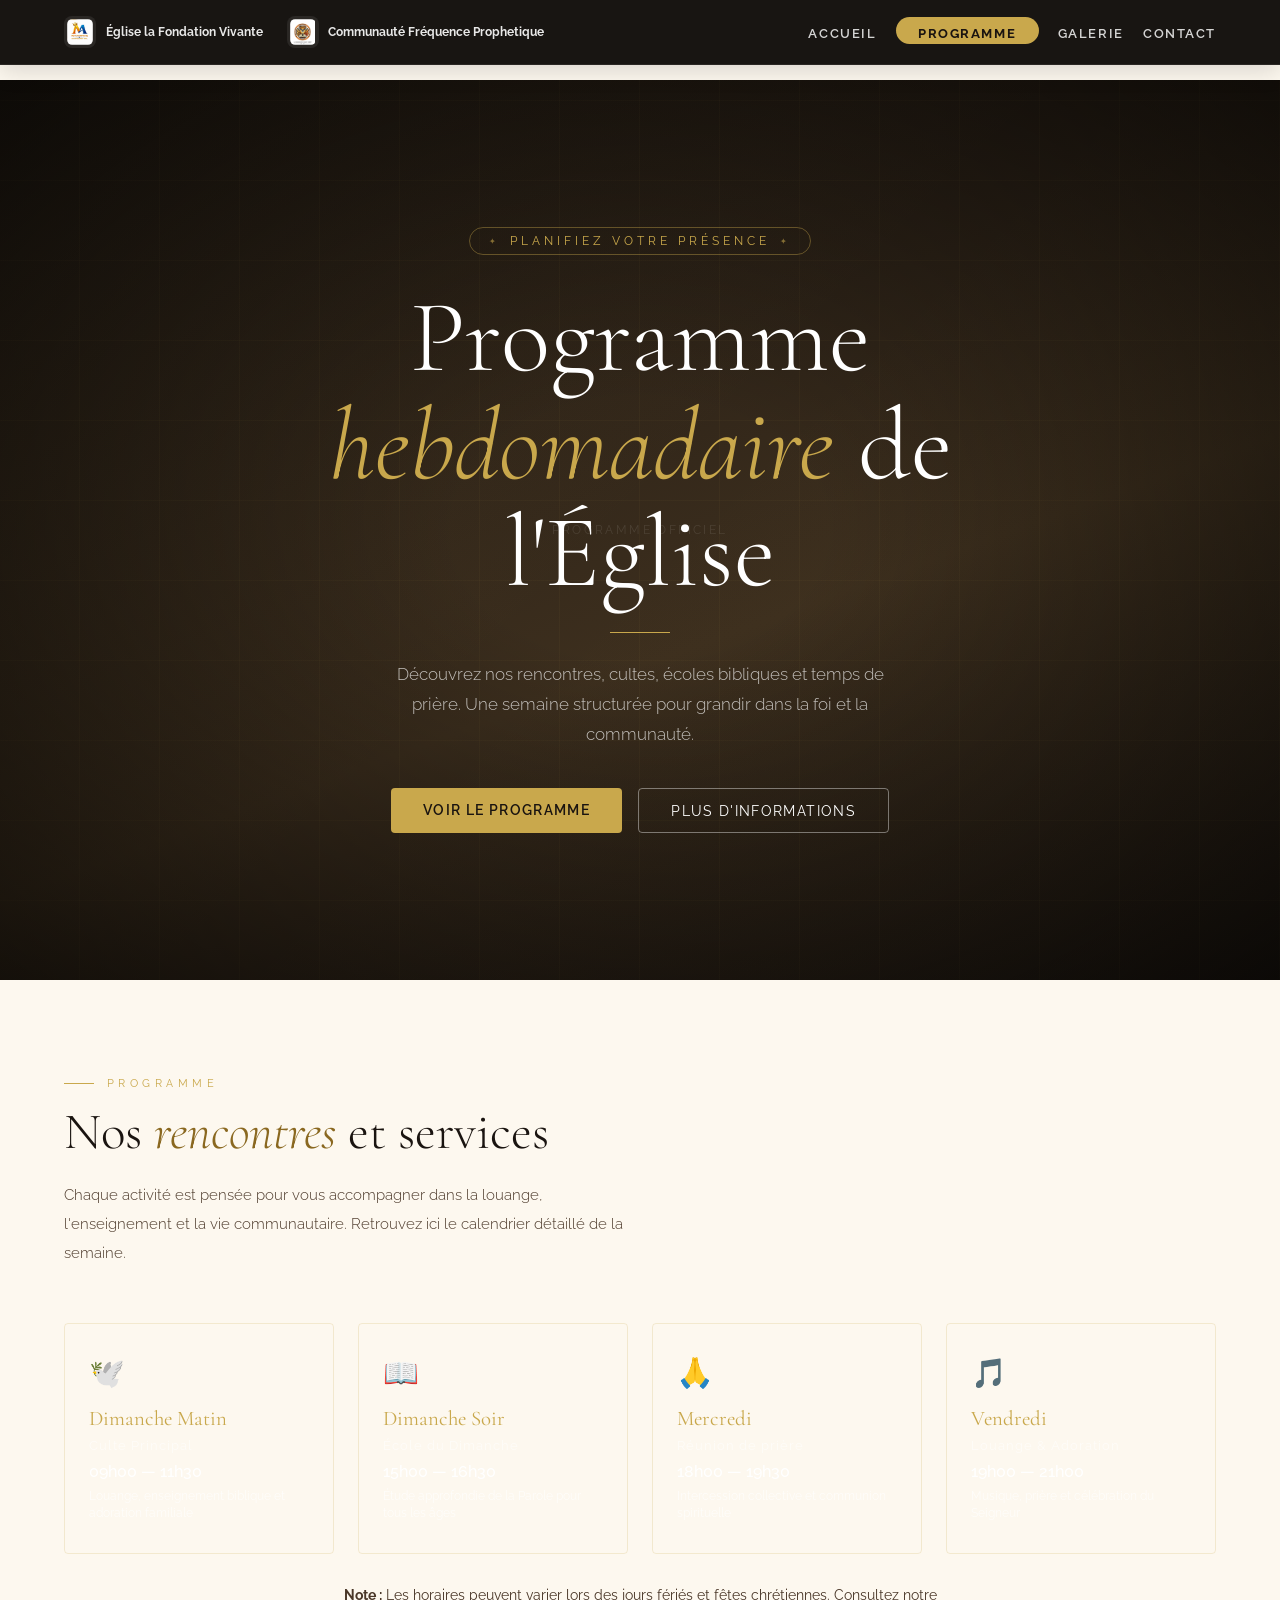
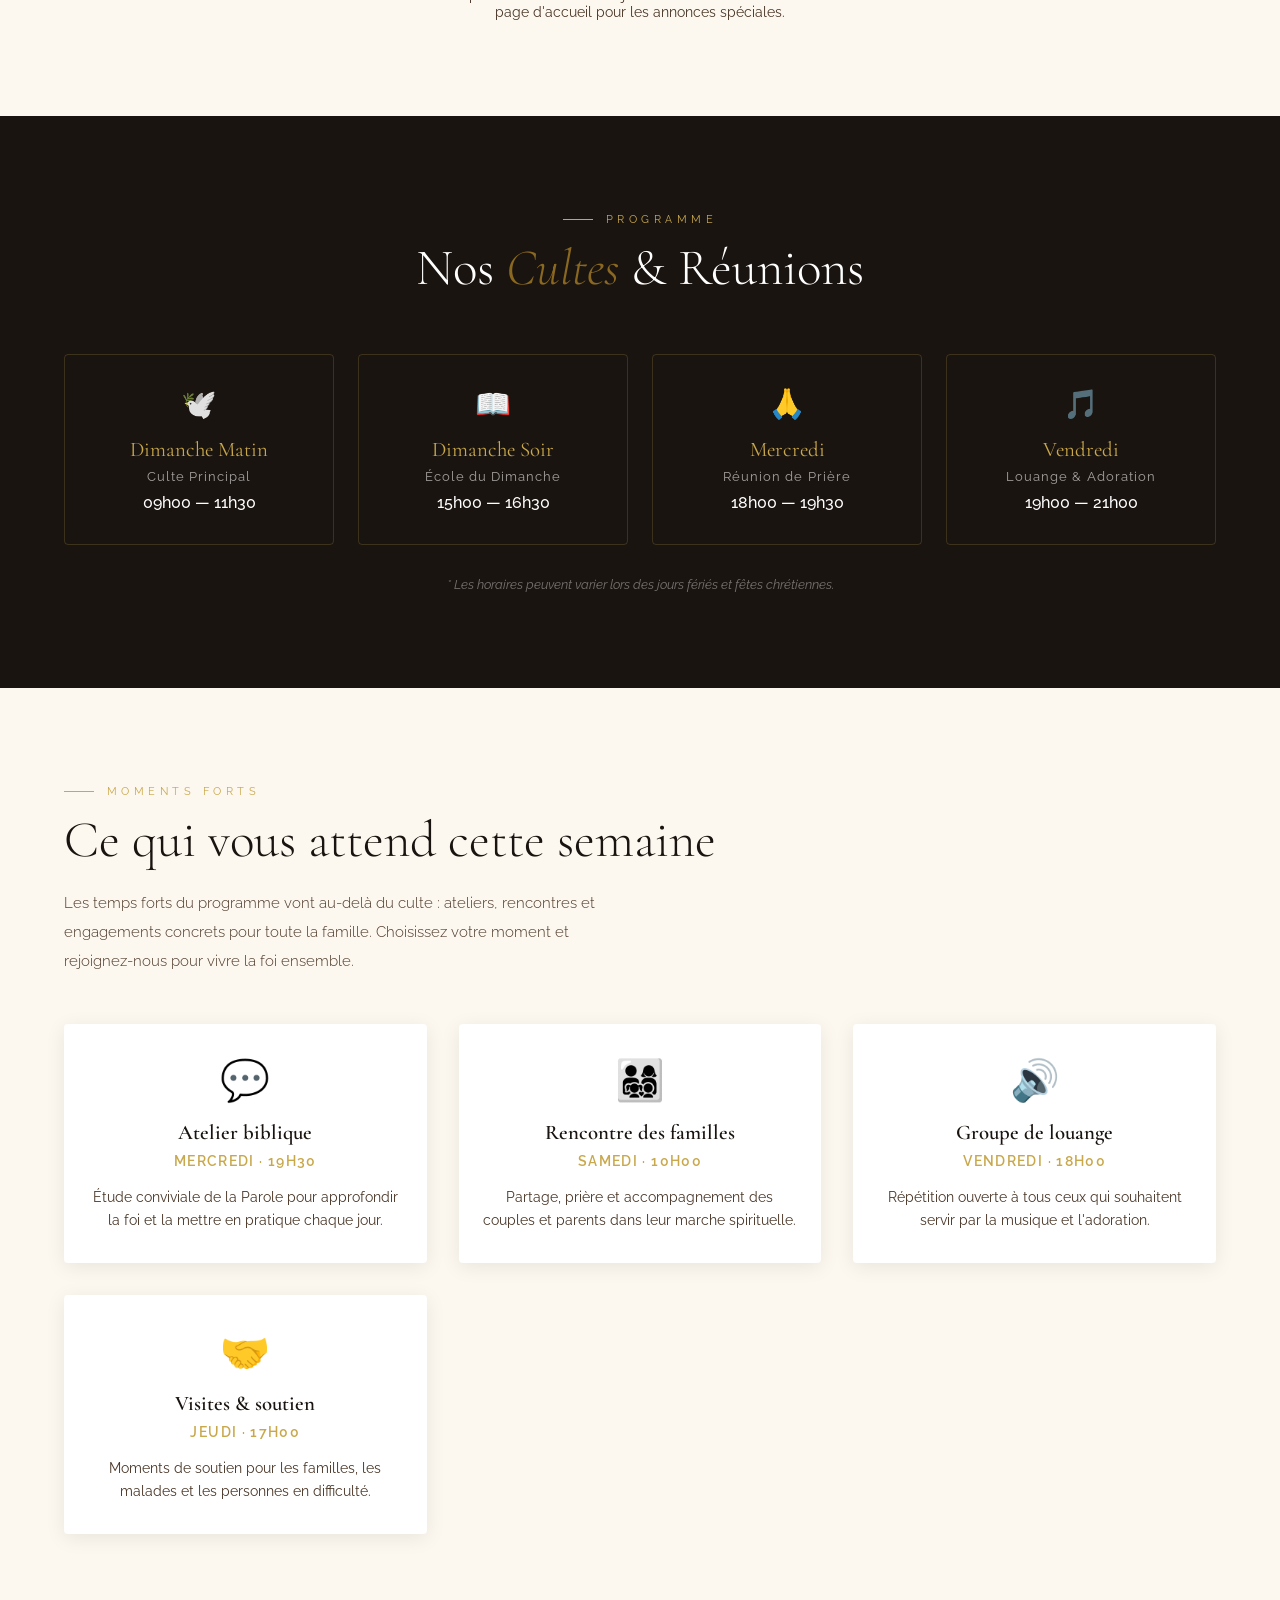
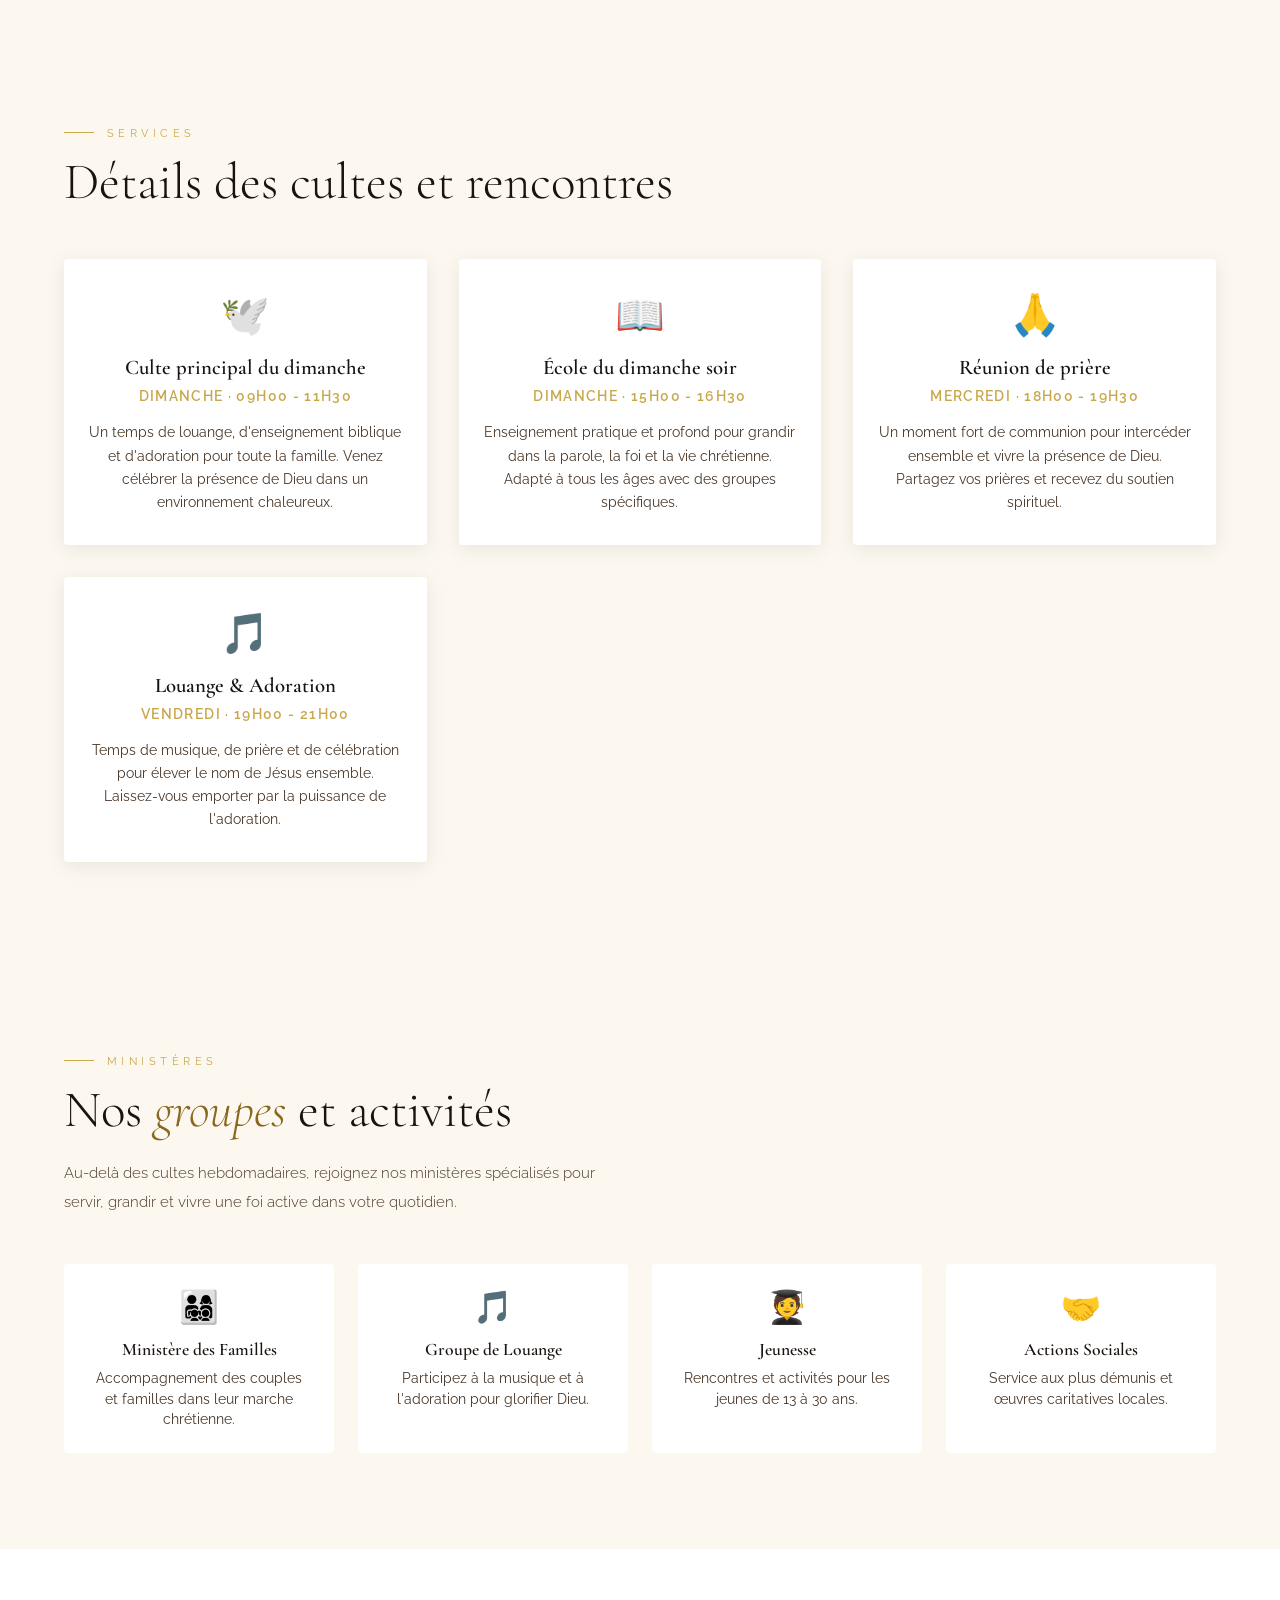
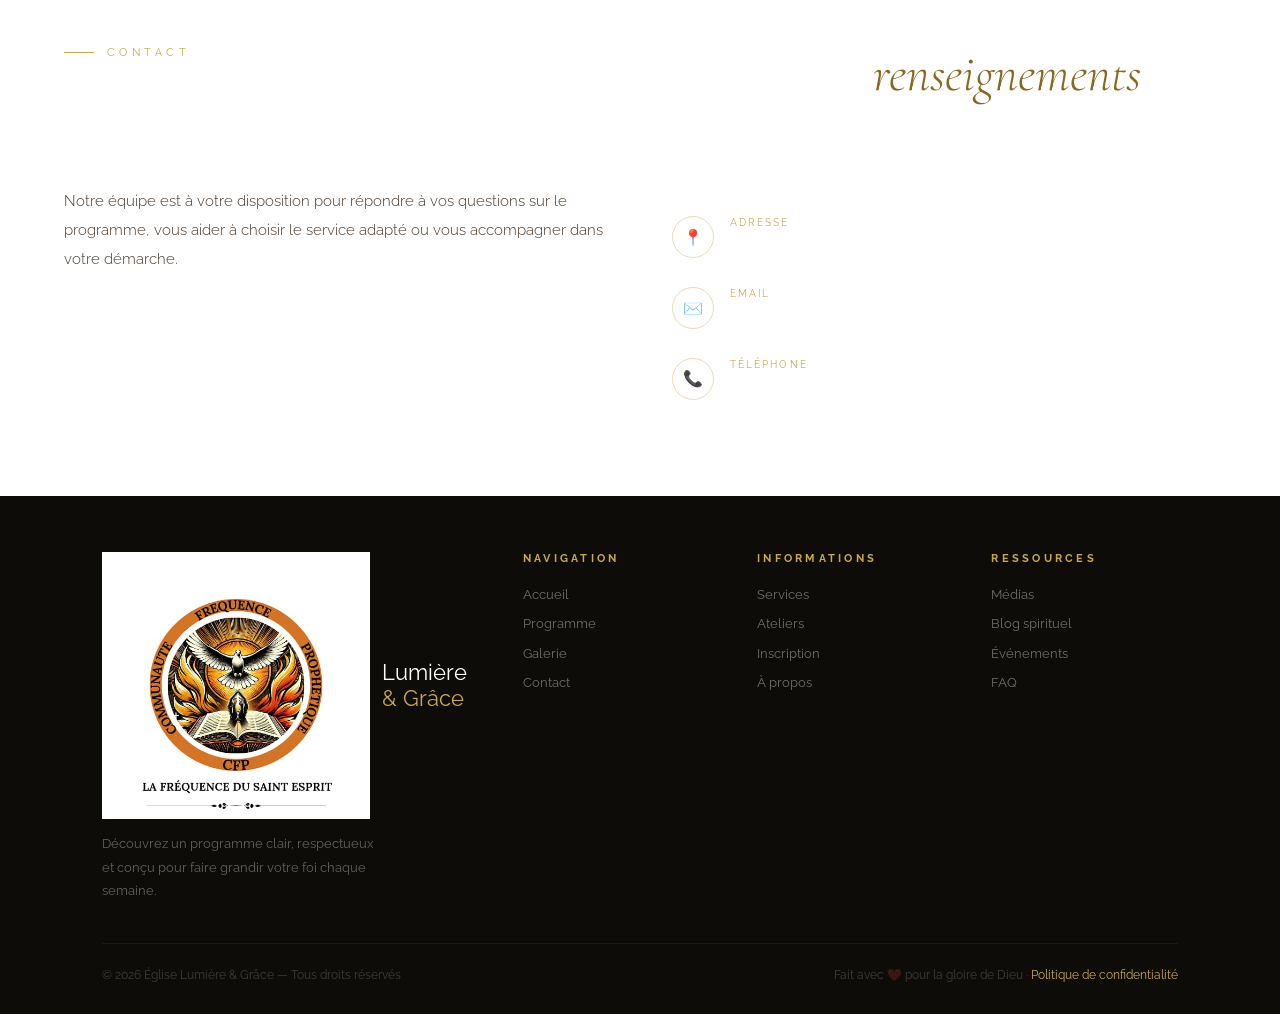
<file: programme.html>
<!DOCTYPE html>
<html lang="fr">
<head>
  <meta charset="UTF-8" />
  <meta name="viewport" content="width=device-width, initial-scale=1.0" />
  <meta name="description" content="Programme hebdomadaire de l'Église Lumière & Grâce - Découvrez nos cultes, réunions de prière et activités communautaires à Abidjan." />
  <meta name="keywords" content="programme église, cultes chrétiens, horaires messes, Abidjan, prière, communauté" />
  <title>Programme - Église Lumière & Grâce</title>
  <link rel="preconnect" href="https://fonts.googleapis.com">
  <link rel="preconnect" href="https://fonts.gstatic.com" crossorigin>
  <link href="https://fonts.googleapis.com/css2?family=Cormorant+Garamond:ital,wght@0,300;0,400;0,600;0,700;1,300;1,400&family=Raleway:wght@300;400;500;600&display=swap" rel="stylesheet">
  <link rel="stylesheet" href="styles.css">
</head>
<body>

<header id="navbar" role="navigation" aria-label="Menu principal">
  <div class="nav-partners">
    <div class="partner-item">
      <img src="image logo/WhatsApp Image 2026-04-25 at 00.08.39.jpeg" alt="Église la Fondation Vivante">
      <span><strong>Église la Fondation Vivante</strong></span>
    </div>
    <div class="partner-item">
      <img src="image logo/WhatsApp Image 2026-04-25 at 00.08.05.jpeg" alt="Communauté Fréquence Prophetique">
      <span><strong>Communauté Fréquence Prophetique</strong></span>
    </div>
  </div>
  <ul class="nav-links">
    <li><a href="index.html#accueil">Accueil</a></li>
    <li><a href="programme.html" class="nav-cta">Programme</a></li>
    <li><a href="index.html#galerie">Galerie</a></li>
    <li><a href="index.html#contact">Contact</a></li>
  </ul>
  <button class="burger" id="burger" type="button" aria-label="Ouvrir le menu" aria-expanded="false">
    <span></span><span></span><span></span>
  </button>
</header>

<nav class="mobile-menu" id="mobileMenu" role="navigation" aria-label="Menu mobile" aria-hidden="true">
  <a href="index.html#accueil" onclick="closeMenu()">Accueil</a>
  <a href="programme.html" onclick="closeMenu()">Programme</a>
  <a href="index.html#galerie" onclick="closeMenu()">Galerie</a>
  <a href="index.html#contact" onclick="closeMenu()">Contact</a>
</nav>

<!-- CONTENU PRINCIPAL DE LA PAGE PROGRAMME -->
<main>
  <section id="hero">
    <div class="hero-bg">
      <div class="hero-bg-placeholder">Programme officiel</div>
    </div>
    <div class="hero-content">
      <div class="hero-badge">Planifiez votre présence</div>
      <h1 class="hero-title">Programme <em>hebdomadaire</em> de l'Église</h1>
      <div class="hero-divider"></div>
      <p class="hero-sub">
        Découvrez nos rencontres, cultes, écoles bibliques et temps de prière.
        Une semaine structurée pour grandir dans la foi et la communauté.
      </p>
      <div class="hero-btns">
        <a href="#programme" class="btn-gold">Voir le programme</a>
        <a href="#infos" class="btn-outline">Plus d'informations</a>
      </div>
    </div>
  </section>

  <!-- SECTION PROGRAMME : horaires détaillés et présentation des services -->
  <section id="programme">
    <div class="section-label reveal">Programme</div>
    <h2 class="section-title reveal delay-1">Nos <em>rencontres</em> et services</h2>
    <p class="section-desc reveal delay-2">
      Chaque activité est pensée pour vous accompagner dans la louange, l'enseignement et la vie communautaire.
      Retrouvez ici le calendrier détaillé de la semaine.
    </p>

    <div class="horaires-grid reveal delay-3">
      <div class="horaire-card">
        <span class="icon">🕊️</span>
        <p class="horaire-day">Dimanche Matin</p>
        <p class="horaire-service">Culte Principal</p>
        <p class="horaire-time">09h00 — 11h30</p>
        <p class="horaire-desc">Louange, enseignement biblique et adoration familiale</p>
      </div>
      <div class="horaire-card">
        <span class="icon">📖</span>
        <p class="horaire-day">Dimanche Soir</p>
        <p class="horaire-service">École du Dimanche</p>
        <p class="horaire-time">15h00 — 16h30</p>
        <p class="horaire-desc">Étude approfondie de la Parole pour tous les âges</p>
      </div>
      <div class="horaire-card">
        <span class="icon">🙏</span>
        <p class="horaire-day">Mercredi</p>
        <p class="horaire-service">Réunion de prière</p>
        <p class="horaire-time">18h00 — 19h30</p>
        <p class="horaire-desc">Intercession collective et communion spirituelle</p>
      </div>
      <div class="horaire-card">
        <span class="icon">🎵</span>
        <p class="horaire-day">Vendredi</p>
        <p class="horaire-service">Louange & Adoration</p>
        <p class="horaire-time">19h00 — 21h00</p>
        <p class="horaire-desc">Musique, prière et célébration du Seigneur</p>
      </div>
    </div>

    <div class="programme-note reveal delay-4">
      <p><strong>Note :</strong> Les horaires peuvent varier lors des jours fériés et fêtes chrétiennes. Consultez notre page d'accueil pour les annonces spéciales.</p>
    </div>
  </section>

  <!-- ═══════════════════ HORAIRES ═══════════════════ -->
  <section id="horaires">
    <p class="section-label reveal justify-center">Programme</p>
    <h2 class="section-title reveal delay-1 section-title light text-center">Nos <em class="text-gold">Cultes</em> & Réunions</h2>

    <div class="horaires-grid">
      <div class="horaire-card reveal delay-1">
        <span class="icon">🕊️</span>
        <p class="horaire-day">Dimanche Matin</p>
        <p class="horaire-service">Culte Principal</p>
        <p class="horaire-time">09h00 — 11h30</p>
      </div>
      <div class="horaire-card reveal delay-2">
        <span class="icon">📖</span>
        <p class="horaire-day">Dimanche Soir</p>
        <p class="horaire-service">École du Dimanche</p>
        <p class="horaire-time">15h00 — 16h30</p>
      </div>
      <div class="horaire-card reveal delay-3">
        <span class="icon">🙏</span>
        <p class="horaire-day">Mercredi</p>
        <p class="horaire-service">Réunion de Prière</p>
        <p class="horaire-time">18h00 — 19h30</p>
      </div>
      <div class="horaire-card reveal delay-4">
        <span class="icon">🎵</span>
        <p class="horaire-day">Vendredi</p>
        <p class="horaire-service">Louange & Adoration</p>
        <p class="horaire-time">19h00 — 21h00</p>
      </div>
    </div>
    <p class="horaires-note reveal">* Les horaires peuvent varier lors des jours fériés et fêtes chrétiennes.</p>
  </section>

  <!-- SECTION TEMPS FORTS : activités complémentaires de la semaine -->
  <section id="temps-forts">
    <p class="section-label reveal">Moments forts</p>
    <h2 class="section-title reveal delay-1">Ce qui vous attend cette semaine</h2>
    <p class="section-desc reveal delay-2">
      Les temps forts du programme vont au-delà du culte : ateliers, rencontres et engagements concrets
      pour toute la famille. Choisissez votre moment et rejoignez-nous pour vivre la foi ensemble.
    </p>

    <div class="services-grid reveal delay-3">
      <div class="service-card">
        <div class="service-icon">💬</div>
        <h3 class="service-title">Atelier biblique</h3>
        <p class="service-time">Mercredi · 19h30</p>
        <p class="service-desc">
          Étude conviviale de la Parole pour approfondir la foi et la mettre en pratique chaque jour.
        </p>
      </div>
      <div class="service-card">
        <div class="service-icon">👨‍👩‍👧‍👦</div>
        <h3 class="service-title">Rencontre des familles</h3>
        <p class="service-time">Samedi · 10h00</p>
        <p class="service-desc">
          Partage, prière et accompagnement des couples et parents dans leur marche spirituelle.
        </p>
      </div>
      <div class="service-card">
        <div class="service-icon">🔊</div>
        <h3 class="service-title">Groupe de louange</h3>
        <p class="service-time">Vendredi · 18h00</p>
        <p class="service-desc">
          Répétition ouverte à tous ceux qui souhaitent servir par la musique et l'adoration.
        </p>
      </div>
      <div class="service-card">
        <div class="service-icon">🤝</div>
        <h3 class="service-title">Visites & soutien</h3>
        <p class="service-time">Jeudi · 17h00</p>
        <p class="service-desc">
          Moments de soutien pour les familles, les malades et les personnes en difficulté.
        </p>
      </div>
    </div>
  </section>

  <section id="infos">
    <div class="section-label reveal">Services</div>
    <h2 class="section-title reveal delay-1">Détails des cultes et rencontres</h2>
    <div class="services-grid reveal delay-2">
      <div class="service-card">
        <div class="service-icon">🕊️</div>
        <h3 class="service-title">Culte principal du dimanche</h3>
        <p class="service-time">Dimanche · 09h00 - 11h30</p>
        <p class="service-desc">
          Un temps de louange, d'enseignement biblique et d'adoration pour toute la famille.
          Venez célébrer la présence de Dieu dans un environnement chaleureux.
        </p>
      </div>
      <div class="service-card">
        <div class="service-icon">📖</div>
        <h3 class="service-title">École du dimanche soir</h3>
        <p class="service-time">Dimanche · 15h00 - 16h30</p>
        <p class="service-desc">
          Enseignement pratique et profond pour grandir dans la parole, la foi et la vie chrétienne.
          Adapté à tous les âges avec des groupes spécifiques.
        </p>
      </div>
      <div class="service-card">
        <div class="service-icon">🙏</div>
        <h3 class="service-title">Réunion de prière</h3>
        <p class="service-time">Mercredi · 18h00 - 19h30</p>
        <p class="service-desc">
          Un moment fort de communion pour intercéder ensemble et vivre la présence de Dieu.
          Partagez vos prières et recevez du soutien spirituel.
        </p>
      </div>
      <div class="service-card">
        <div class="service-icon">🎵</div>
        <h3 class="service-title">Louange & Adoration</h3>
        <p class="service-time">Vendredi · 19h00 - 21h00</p>
        <p class="service-desc">
          Temps de musique, de prière et de célébration pour élever le nom de Jésus ensemble.
          Laissez-vous emporter par la puissance de l'adoration.
        </p>
      </div>
    </div>
  </section>

  <section id="ministères" style="background: var(--cream);">
    <div class="section-label reveal">Ministères</div>
    <h2 class="section-title reveal delay-1">Nos <em>groupes</em> et activités</h2>
    <p class="section-desc reveal delay-2">
      Au-delà des cultes hebdomadaires, rejoignez nos ministères spécialisés pour servir,
      grandir et vivre une foi active dans votre quotidien.
    </p>

    <div class="ministères-grid reveal delay-3">
      <div class="ministère-card">
        <div class="ministère-icon">👨‍👩‍👧‍👦</div>
        <h3 class="ministère-title">Ministère des Familles</h3>
        <p class="ministère-desc">Accompagnement des couples et familles dans leur marche chrétienne.</p>
      </div>
      <div class="ministère-card">
        <div class="ministère-icon">🎵</div>
        <h3 class="ministère-title">Groupe de Louange</h3>
        <p class="ministère-desc">Participez à la musique et à l'adoration pour glorifier Dieu.</p>
      </div>
      <div class="ministère-card">
        <div class="ministère-icon">🧑‍🎓</div>
        <h3 class="ministère-title">Jeunesse</h3>
        <p class="ministère-desc">Rencontres et activités pour les jeunes de 13 à 30 ans.</p>
      </div>
      <div class="ministère-card">
        <div class="ministère-icon">🤝</div>
        <h3 class="ministère-title">Actions Sociales</h3>
        <p class="ministère-desc">Service aux plus démunis et œuvres caritatives locales.</p>
      </div>
    </div>
  </section>

  <section id="contact" style="background: var(--white);">
    <div class="section-label reveal">Contact</div>
    <h2 class="section-title reveal delay-1">Besoin de <em>renseignements</em> ?</h2>
    <p class="section-desc reveal delay-2">
      Notre équipe est à votre disposition pour répondre à vos questions sur le programme,
      vous aider à choisir le service adapté ou vous accompagner dans votre démarche.
    </p>
    <div class="contact-info reveal delay-3" style="padding-right: 0;">
      <div class="contact-detail">
        <div class="contact-icon">📍</div>
        <div class="contact-text">
          <small>Adresse</small>
          <p>12 Rue de l'Évangile, Cocody, Abidjan</p>
        </div>
      </div>
      <div class="contact-detail">
        <div class="contact-icon">✉️</div>
        <div class="contact-text">
          <small>Email</small>
          <p>contact@eglise-lumiere.ci</p>
        </div>
      </div>
      <div class="contact-detail">
        <div class="contact-icon">📞</div>
        <div class="contact-text">
          <small>Téléphone</small>
          <p>+225 07 XX XX XX XX</p>
        </div>
      </div>
    </div>
  </section>
</main>

<!-- FOOTER : bas de page, liens utiles et partenaires -->
<footer>
  <div class="footer-top">
    <div class="footer-brand">
      <div class="nav-logo">
        <div class="logo-img">
          <img src="image logo/WhatsApp Image 2026-04-25 at 00.08.05.jpeg" alt="Logo - La Fréquence du Saint Esprit">
        </div>
        <span class="logo-name" style="color: var(--white)">Lumière <span style="color: var(--gold)">& Grâce</span></span>
      </div>
      <p>Découvrez un programme clair, respectueux et conçu pour faire grandir votre foi chaque semaine.</p>
    </div>
    <div class="footer-col">
      <h4>Navigation</h4>
      <ul>
        <li><a href="index.html#accueil">Accueil</a></li>
        <li><a href="programme.html">Programme</a></li>
        <li><a href="index.html#galerie">Galerie</a></li>
        <li><a href="index.html#contact">Contact</a></li>
      </ul>
    </div>
    <div class="footer-col">
      <h4>Informations</h4>
      <ul>
        <li><a href="#programme">Services</a></li>
        <li><a href="#infos">Ateliers</a></li>
        <li><a href="#contact">Inscription</a></li>
        <li><a href="#">À propos</a></li>
      </ul>
    </div>
    <div class="footer-col">
      <h4>Ressources</h4>
      <ul>
        <li><a href="index.html#videos">Médias</a></li>
        <li><a href="#">Blog spirituel</a></li>
        <li><a href="#">Événements</a></li>
        <li><a href="#">FAQ</a></li>
      </ul>
    </div>
  </div>
  <div class="footer-bottom">
    <span>© 2026 Église Lumière & Grâce — Tous droits réservés</span>
    <span>Fait avec ❤️ pour la gloire de Dieu · <a href="#">Politique de confidentialité</a></span>
  </div>
</footer>

<script>
  const navbar = document.getElementById('navbar');
  const burger = document.getElementById('burger');
  const mobileMenu = document.getElementById('mobileMenu');

  window.addEventListener('scroll', () => {
    navbar.classList.toggle('scrolled', window.scrollY > 60);
  });

  if (burger && mobileMenu) {
    mobileMenu.setAttribute('aria-hidden', 'true');
    burger.addEventListener('click', () => {
      const isOpen = !mobileMenu.classList.contains('open');
      burger.classList.toggle('open');
      mobileMenu.classList.toggle('open');
      mobileMenu.setAttribute('aria-hidden', String(!isOpen));
      burger.setAttribute('aria-expanded', String(isOpen));
      document.body.style.overflow = isOpen ? 'hidden' : '';
    });
  }

  function closeMenu() {
    if (!burger || !mobileMenu) return;
    burger.classList.remove('open');
    mobileMenu.classList.remove('open');
    mobileMenu.setAttribute('aria-hidden', 'true');
    burger.setAttribute('aria-expanded', 'false');
    document.body.style.overflow = '';
  }

  const revealEls = document.querySelectorAll('.reveal, .reveal-left, .reveal-right');
  if (revealEls.length > 0) {
    const revealObserver = new IntersectionObserver((entries) => {
      entries.forEach((entry) => {
        if (entry.isIntersecting) {
          entry.target.classList.add('visible');
          revealObserver.unobserve(entry.target);
        }
      });
    }, { threshold: 0.15 });

    revealEls.forEach((el) => revealObserver.observe(el));
  }
</script>
</body>
</html>
</file>
<file: styles.css>
/* ─── VARIABLES ─────────────────────────────────────── */
:root {
  --gold:     #c9a84c;
  --gold-lt:  #e8c96a;
  --gold-dk:  #8a6820;
  --cream:    #fdf8ef;
  --dark:     #1a1410;
  --mid:      #3d2f1e;
  --text:     #4a3728;
  --white:    #ffffff;
  --radius:   4px;
  --trans:    0.4s cubic-bezier(.4,0,.2,1);
  --topbar-offset: 72px;
  --page-offset: 80px;
}

/* ─── RESET ─────────────────────────────────────────── */
*, *::before, *::after { box-sizing: border-box; margin: 0; padding: 0; }
html { scroll-behavior: smooth; font-size: 16px; }
body {
  font-family: 'Raleway', sans-serif;
  background: var(--cream);
  color: var(--text);
  overflow-x: hidden;
  padding-top: var(--page-offset);
}
img, video { max-width: 100%; display: block; }
a { text-decoration: none; color: inherit; }

/* ─── SCROLL BAR ─────────────────────────────────────── */
::-webkit-scrollbar { width: 6px; }
::-webkit-scrollbar-track { background: var(--cream); }
::-webkit-scrollbar-thumb { background: var(--gold); border-radius: 3px; }

/* ─── LOADER ─────────────────────────────────────────── */
#loader {
  position: fixed; inset: 0;
  background: var(--dark);
  display: flex; flex-direction: column;
  align-items: center; justify-content: center;
  z-index: 9999;
  transition: opacity .6s ease, visibility .6s ease;
}
#loader.hidden { opacity: 0; visibility: hidden; pointer-events: none; }
.loader-cross {
  width: 50px; height: 50px;
  position: relative;
  animation: pulse 1.2s ease-in-out infinite;
}
.loader-cross::before,
.loader-cross::after {
  content: '';
  position: absolute;
  background: var(--gold);
  border-radius: 2px;
}
.loader-cross::before { width: 6px; height: 100%; top: 0; left: 50%; transform: translateX(-50%); }
.loader-cross::after  { width: 100%; height: 6px; top: 50%; left: 0; transform: translateY(-50%); }
.loader-text { color: var(--gold); font-family: 'Cormorant Garamond', serif; font-size: 1rem; letter-spacing: .4em; margin-top: 1.5rem; opacity: .7; }
@keyframes pulse { 0%,100%{ opacity:.4; transform:scale(.9); } 50%{ opacity:1; transform:scale(1); } }

/* ─── NAV ─────────────────────────────────────────────── */
.top-partners-bar {
  position: fixed; top: 0; left: 0; right: 0; z-index: 105;
  display: flex; flex-wrap: wrap; justify-content: space-between; align-items: center;
  gap: 1rem;
  min-height: 4.2rem;
  padding: .7rem 5%;
  background: rgba(15,12,9,.92);
  border-bottom: 1px solid rgba(255,255,255,.1);
  backdrop-filter: blur(10px);
}
.partner-item {
  display: flex; align-items: center; gap: .75rem;
}
.partner-item img {
  width: 34px; height: 34px;
  object-fit: cover;
  border-radius: 12px;
  background: rgba(255,255,255,.08);
  padding: .3rem;
}
.partner-item span {
  font-size: .79rem;
  color: rgba(255,255,255,.92);
  font-weight: 600;
  line-height: 1.2;
}
.partner-item span strong { font-weight: 700; }

#navbar {
  position: fixed; top: 0; left: 0; right: 0; z-index: 110;
  display: flex; align-items: center; justify-content: space-between;
  padding: 1rem 5%;
  background: rgba(15,12,9,.96);
  border-bottom: 1px solid rgba(255,255,255,.08);
  box-shadow: 0 6px 24px rgba(0,0,0,.14);
  transition: background var(--trans), box-shadow var(--trans), padding var(--trans);
}
#navbar.scrolled {
  background: rgba(15,12,9,.99);
  backdrop-filter: blur(12px);
  box-shadow: 0 10px 32px rgba(0,0,0,.2);
  padding: .75rem 5%;
}
.nav-logo {
  display: flex; align-items: center; gap: .8rem;
}
.nav-partners {
  display: flex; gap: 1.5rem; align-items: center;
}
.nav-partners .partner-item {
  display: flex; align-items: center; gap: .6rem;
}
.nav-partners .partner-item img {
  width: 32px; height: 32px;
  object-fit: cover;
  border-radius: 8px;
  background: rgba(255,255,255,.08);
  padding: .2rem;
}
.nav-partners .partner-item span {
  font-size: .75rem;
  color: rgba(255,255,255,.9);
  font-weight: 600;
  line-height: 1.2;
}
.nav-partners .partner-item span strong { font-weight: 700; }
.nav-links {
  display: flex; gap: 1.2rem; list-style: none;
  align-items: center;
}
.nav-links a {
  color: rgba(255,255,255,.82);
  font-size: .82rem; font-weight: 600;
  letter-spacing: .12em; text-transform: uppercase;
  position: relative; padding-bottom: 3px;
  transition: color var(--trans);
}
.nav-links a::after {
  content: '';
  position: absolute; bottom: 0; left: 0;
  width: 0; height: 1px;
  background: var(--gold);
  transition: width var(--trans);
}
.nav-links a:hover { color: var(--gold); }
.nav-links a:hover::after { width: 100%; }

.nav-cta {
  background: var(--gold);
  color: var(--dark) !important;
  padding: .55rem 1.4rem;
  border-radius: 999px;
  font-weight: 700 !important;
  letter-spacing: .1em;
  transition: background var(--trans), transform var(--trans) !important;
}
.nav-cta::after { display: none !important; }
.nav-cta:hover { background: var(--gold-lt) !important; transform: translateY(-1px); }

/* burger */
.burger {
  display: none;
  appearance: none;
  border: none;
  background: transparent;
  color: inherit;
  flex-direction: column; gap: 5px;
  cursor: pointer;
  padding: 8px;
}
.burger span {
  width: 26px; height: 2px;
  background: var(--white);
  border-radius: 2px;
  transition: var(--trans);
}
.burger.open span:nth-child(1) { transform: rotate(45deg) translate(5px,5px); }
.burger.open span:nth-child(2) { opacity: 0; }
.burger.open span:nth-child(3) { transform: rotate(-45deg) translate(5px,-5px); }

/* mobile menu */
.mobile-menu {
  display: none;
  position: fixed; top: 0; left: 0; right: 0; bottom: 0;
  background: rgba(15,12,9,.98);
  flex-direction: column; align-items: center; justify-content: center;
  gap: 2rem; z-index: 115;
  padding: 0 2rem;
}
.mobile-menu.open { display: flex; animation: fadeIn .3s ease; }
.mobile-menu a {
  color: var(--white);
  font-family: 'Cormorant Garamond', serif;
  font-size: 1.9rem; letter-spacing: .08em;
  transition: color var(--trans);
}
.mobile-menu a:hover { color: var(--gold); }

/* ─── NAV RESPONSIVE ────────────────────────────────── */
@media (max-width: 980px) {
  .top-partners-bar { padding: .7rem 4%; gap: .8rem; }
  #navbar { padding: .85rem 4%; }
  .nav-links { display: none; }
  .burger { display: flex; }
  .nav-partners { display: none; }
}

@media (max-width: 720px) {
  .top-partners-bar { flex-direction: column; align-items: flex-start; padding: .8rem 4%; }
  .partner-item { width: 100%; justify-content: flex-start; }
  #navbar { padding: .75rem 4%; }
  .logo-name { font-size: 1.05rem; }
  .nav-cta { padding: .55rem 1rem; font-size: .78rem; }
  .hero-content { padding: 2rem 4%; }
  .hero-badge { font-size: .75rem; padding: .4rem 1rem; }
  .hero-title { font-size: clamp(2.6rem, 9vw, 4.5rem); }
}

/* ─── HERO ────────────────────────────────────────────── */
#hero {
  min-height: 100vh;
  position: relative;
  display: flex; align-items: center; justify-content: center;
  overflow: hidden;
}
/* ── HERO BG — remplacez l'URL par votre image ── */
.hero-bg {
  position: absolute; inset: 0;
  background: linear-gradient(160deg, #1a1410 0%, #3d2f1e 60%, #1a1410 100%);
  /* background: url('votre-image-hero.jpg') center/cover no-repeat; */
}
.hero-bg::after {
  content: '';
  position: absolute; inset: 0;
  background: radial-gradient(ellipse at center, transparent 20%, rgba(0,0,0,.65) 100%);
}
/* ── IMAGE PLACEHOLDER HERO ── */
.hero-bg-placeholder {
  position: absolute; inset: 0;
  background:
    linear-gradient(135deg,
      rgba(201,168,76,.06) 0%,
      transparent 50%,
      rgba(201,168,76,.04) 100%),
    repeating-linear-gradient(
      0deg,
      transparent,
      transparent 79px,
      rgba(201,168,76,.04) 79px,
      rgba(201,168,76,.04) 80px
    ),
    repeating-linear-gradient(
      90deg,
      transparent,
      transparent 79px,
      rgba(201,168,76,.04) 79px,
      rgba(201,168,76,.04) 80px
    );
  display: flex; align-items: center; justify-content: center;
  font-size: .75rem; color: rgba(255,255,255,.1);
  letter-spacing: .2em; text-transform: uppercase;
}
.hero-content {
  position: relative; z-index: 2;
  text-align: center;
  padding: 2rem 5%;
  max-width: 860px;
}
.hero-badge {
  display: inline-flex; align-items: center; gap: .6rem;
  border: 1px solid rgba(201,168,76,.4);
  color: var(--gold); font-size: .72rem;
  letter-spacing: .35em; text-transform: uppercase;
  padding: .4rem 1.2rem; border-radius: 100px;
  margin-bottom: 1.8rem;
  opacity: 0; transform: translateY(20px);
  animation: slideUp .7s ease .3s forwards;
}
.hero-badge::before, .hero-badge::after {
  content: '✦'; font-size: .5rem; opacity: .6;
}
.hero-title {
  font-family: 'Cormorant Garamond', serif;
  font-size: clamp(3rem, 8vw, 7rem);
  font-weight: 300; line-height: 1.05;
  color: var(--white);
  opacity: 0; transform: translateY(30px);
  animation: slideUp .8s ease .5s forwards;
}
.hero-title em { color: var(--gold); font-style: italic; }
.hero-divider {
  width: 60px; height: 1px;
  background: var(--gold);
  margin: 1.6rem auto;
  opacity: 0;
  animation: fadeIn .6s ease .9s forwards;
}
.hero-sub {
  font-size: clamp(.9rem, 2vw, 1.05rem);
  color: rgba(255,255,255,.7);
  font-weight: 300; line-height: 1.8;
  max-width: 500px; margin: 0 auto 2.4rem;
  opacity: 0;
  animation: fadeIn .8s ease 1.1s forwards;
}
.hero-btns {
  display: flex; gap: 1rem; justify-content: center; flex-wrap: wrap;
  opacity: 0; transform: translateY(20px);
  animation: slideUp .7s ease 1.3s forwards;
}
.btn-gold {
  background: var(--gold);
  color: var(--dark);
  padding: .85rem 2rem;
  border-radius: var(--radius);
  font-weight: 600; font-size: .85rem;
  letter-spacing: .1em; text-transform: uppercase;
  transition: background var(--trans), transform var(--trans), box-shadow var(--trans);
}
.btn-gold:hover {
  background: var(--gold-lt);
  transform: translateY(-2px);
  box-shadow: 0 8px 24px rgba(201,168,76,.3);
}
.btn-outline {
  border: 1px solid rgba(255,255,255,.4);
  color: var(--white);
  padding: .85rem 2rem;
  border-radius: var(--radius);
  font-weight: 400; font-size: .85rem;
  letter-spacing: .1em; text-transform: uppercase;
  transition: border-color var(--trans), color var(--trans), transform var(--trans);
}
.btn-outline:hover {
  border-color: var(--gold); color: var(--gold);
  transform: translateY(-2px);
}
.hero-scroll {
  position: absolute; bottom: 2.5rem; left: 50%; transform: translateX(-50%);
  display: flex; flex-direction: column; align-items: center; gap: .5rem;
  color: rgba(255,255,255,.4); font-size: .65rem; letter-spacing: .2em;
  text-transform: uppercase;
  animation: bounce 2s ease infinite;
}
.hero-scroll::before {
  content: '';
  width: 1px; height: 40px;
  background: linear-gradient(to bottom, transparent, var(--gold));
}
@keyframes bounce { 0%,100%{ transform: translateX(-50%) translateY(0); } 50%{ transform: translateX(-50%) translateY(6px); } }

/* ─── SECTIONS COMMUNES ──────────────────────────────── */
section { padding: 6rem 5%; scroll-margin-top: 160px; }
.section-label {
  font-size: .7rem; letter-spacing: .4em; text-transform: uppercase;
  color: var(--gold); margin-bottom: .8rem;
  display: flex; align-items: center; gap: .8rem;
}
.section-label::before {
  content: ''; display: block;
  width: 30px; height: 1px; background: var(--gold); flex-shrink: 0;
}
.section-title {
  font-family: 'Cormorant Garamond', serif;
  font-size: clamp(2rem, 4.5vw, 3.2rem);
  font-weight: 300; line-height: 1.15;
  color: var(--dark); margin-bottom: 1.2rem;
}
.section-title em { color: var(--gold-dk); font-style: italic; }
.section-desc {
  max-width: 560px;
  font-size: .95rem; line-height: 1.9;
  color: var(--text); font-weight: 300;
}
.text-center { text-align: center; }
.justify-center { justify-content: center; }
.section-title.light { color: var(--white); }
.text-white { color: var(--white); }
.text-gold { color: var(--gold); }
.text-light { color: rgba(255,255,255,.55); }
.btn-sm {
  font-size: .8rem;
  padding: .7rem 1.4rem;
}

/*  animations */
.reveal {
  opacity: 0; transform: translateY(36px);
  transition: opacity .8s ease, transform .8s ease;
}
.reveal.visible { opacity: 1; transform: none; }
.reveal-left  { opacity: 0; transform: translateX(-40px); transition: opacity .8s ease, transform .8s ease; }
.reveal-right { opacity: 0; transform: translateX(40px);  transition: opacity .8s ease, transform .8s ease; }
.reveal-left.visible, .reveal-right.visible { opacity: 1; transform: none; }
.delay-1 { transition-delay: .15s !important; }
.delay-2 { transition-delay: .30s !important; }
.delay-3 { transition-delay: .45s !important; }
.delay-4 { transition-delay: .60s !important; }

/* ─── ACCUEIL / BIENVENUE ─────────────────────────────── */
#accueil {
  background: var(--white);
  display: grid; grid-template-columns: 1fr 1fr;
  gap: 5rem; align-items: center;
  padding: 7rem 8%;
}
.welcome-img {
  position: relative; border-radius: 2px; overflow: hidden;
  aspect-ratio: 4/5;
}
/* ── IMAGE PLACEHOLDER ── */
.img-placeholder {
  width: 100%; height: 100%;
  background: linear-gradient(145deg, #e8dcc8, #d4c4a0);
  display: flex; flex-direction: column;
  align-items: center; justify-content: center;
  gap: .6rem; color: #9a8060; font-size: .78rem;
  letter-spacing: .15em; text-transform: uppercase;
  min-height: 200px;
}
.img-placeholder svg { opacity: .35; width: 40px; height: 40px; }
.img-placeholder img { width: 100%; height: 100%; object-fit: cover; }
.welcome-img .badge-img {
  position: absolute; bottom: -1.5rem; right: -1.5rem;
  width: 120px; height: 120px;
  background: var(--gold);
  border-radius: 50%;
  display: flex; flex-direction: column;
  align-items: center; justify-content: center;
  color: var(--dark);
  font-family: 'Cormorant Garamond', serif;
  font-size: 2rem; font-weight: 700;
  line-height: 1; text-align: center;
  box-shadow: 0 4px 20px rgba(201,168,76,.4);
}
.welcome-img .badge-img small { font-size: .65rem; letter-spacing: .15em; font-weight: 400; font-family: 'Raleway', sans-serif; }
.welcome-img .gold-line {
  position: absolute; top: -1rem; left: -1rem;
  width: 60%; height: 60%;
  border-top: 2px solid var(--gold);
  border-left: 2px solid var(--gold);
}
.welcome-text { padding-left: 1rem; }
.welcome-quote {
  border-left: 3px solid var(--gold);
  padding: 1rem 1.5rem;
  margin: 2rem 0;
  font-family: 'Cormorant Garamond', serif;
  font-style: italic; font-size: 1.2rem;
  color: var(--mid); line-height: 1.7;
}
.stats-row {
  display: grid; grid-template-columns: repeat(3, 1fr);
  gap: 1.5rem; margin-top: 2.5rem;
}
.stat-item { text-align: center; }
.stat-num {
  font-family: 'Cormorant Garamond', serif;
  font-size: 2.4rem; font-weight: 600; color: var(--gold-dk);
  display: block;
}
.stat-lbl {
  font-size: .72rem; letter-spacing: .15em;
  text-transform: uppercase; color: var(--text); opacity: .7;
}

/* ─── HORAIRES ───────────────────────────────────────── */
#horaires {
  background: var(--dark);
  text-align: center;
}
#horaires .section-title { color: var(--white); }
#horaires .section-label::before { background: var(--gold); }
.horaires-grid {
  display: grid;
  grid-template-columns: repeat(auto-fit, minmax(220px, 1fr));
  gap: 1.5rem; margin-top: 3.5rem;
}
.horaire-card {
  border: 1px solid rgba(201,168,76,.2);
  border-radius: var(--radius);
  padding: 2rem 1.5rem;
  transition: border-color var(--trans), transform var(--trans), background var(--trans);
  cursor: default;
}
.horaire-card:hover {
  border-color: var(--gold);
  background: rgba(201,168,76,.06);
  transform: translateY(-4px);
}
.horaire-card .icon {
  font-size: 1.8rem; margin-bottom: 1rem; display: block;
}
.horaire-day {
  font-family: 'Cormorant Garamond', serif;
  font-size: 1.3rem; color: var(--gold); margin-bottom: .4rem;
}
.horaire-service {
  font-size: .8rem; color: rgba(255,255,255,.6);
  letter-spacing: .08em; margin-bottom: .6rem;
}
.horaire-time {
  font-size: 1rem; color: var(--white); font-weight: 500;
}
.horaire-desc {
  font-size: .75rem; color: rgba(255,255,255,.7);
  margin-top: .4rem; line-height: 1.4;
}
.programme-note {
  margin-top: 2rem; text-align: center;
  color: var(--text); font-size: .9rem;
  max-width: 600px; margin-left: auto; margin-right: auto;
}
.programme-note p { margin: 0; }

/* ─── SERVICES ─────────────────────────────────── */
.services-grid {
  display: grid;
  grid-template-columns: repeat(auto-fit, minmax(280px, 1fr));
  gap: 2rem; margin-top: 3rem;
}
.service-card {
  background: var(--white);
  border-radius: var(--radius);
  padding: 2rem 1.5rem;
  box-shadow: 0 4px 20px rgba(0,0,0,.08);
  transition: transform var(--trans), box-shadow var(--trans);
  text-align: center;
}
.service-card:hover {
  transform: translateY(-4px);
  box-shadow: 0 8px 30px rgba(0,0,0,.12);
}
.service-icon {
  font-size: 2.5rem; margin-bottom: 1rem;
}
.service-title {
  font-family: 'Cormorant Garamond', serif;
  font-size: 1.3rem; font-weight: 600;
  color: var(--dark); margin-bottom: .5rem;
}
.service-time {
  font-size: .85rem; color: var(--gold);
  font-weight: 600; margin-bottom: 1rem;
  letter-spacing: .1em; text-transform: uppercase;
}
.service-desc {
  font-size: .9rem; line-height: 1.6;
  color: var(--text);
}

/* ─── MINISTÈRES ───────────────────────────────── */
.ministères-grid {
  display: grid;
  grid-template-columns: repeat(auto-fit, minmax(250px, 1fr));
  gap: 1.5rem; margin-top: 3rem;
}
.ministère-card {
  background: var(--white);
  border-radius: var(--radius);
  padding: 1.5rem;
  text-align: center;
  transition: transform var(--trans), box-shadow var(--trans);
}
.ministère-card:hover {
  transform: translateY(-2px);
  box-shadow: 0 6px 20px rgba(0,0,0,.1);
}
.ministère-icon {
  font-size: 2rem; margin-bottom: .8rem;
}
.ministère-title {
  font-family: 'Cormorant Garamond', serif;
  font-size: 1.1rem; font-weight: 600;
  color: var(--dark); margin-bottom: .5rem;
}
.ministère-desc {
  font-size: .85rem; line-height: 1.5;
  color: var(--text);
}
.horaires-note {
  margin-top: 2rem; color: rgba(255,255,255,.4);
  font-size: .82rem; font-style: italic;
}

/* ─── GALERIE PHOTO ──────────────────────────────────── */
#galerie { background: var(--cream); }
.galerie-header {
  display: flex; justify-content: space-between; align-items: flex-end;
  flex-wrap: wrap; gap: 1rem; margin-bottom: 3rem;
}
.gallery-grid {
  display: grid;
  grid-template-columns: repeat(12, 1fr);
  grid-template-rows: auto;
  gap: 1rem;
}
.gallery-item {
  position: relative; overflow: hidden;
  border-radius: var(--radius);
  cursor: pointer;
}
.gallery-item:nth-child(1) { grid-column: span 5; grid-row: span 2; }
.gallery-item:nth-child(2) { grid-column: span 4; }
.gallery-item:nth-child(3) { grid-column: span 3; }
.gallery-item:nth-child(4) { grid-column: span 4; }
.gallery-item:nth-child(5) { grid-column: span 3; }
.gallery-item:nth-child(6) { grid-column: span 5; }
.gallery-item .img-placeholder {
  aspect-ratio: unset;
  min-height: 180px; height: 100%;
}
.gallery-item img {
  width: 100%; height: 100%; object-fit: cover;
  transition: transform .6s ease;
}
.gallery-item:hover img { transform: scale(1.05); }
.gallery-overlay {
  position: absolute; inset: 0;
  background: linear-gradient(to top, rgba(0,0,0,.5) 0%, transparent 60%);
  opacity: 0; transition: opacity var(--trans);
  display: flex; align-items: flex-end; padding: 1rem;
}
.gallery-item:hover .gallery-overlay { opacity: 1; }
.gallery-overlay span {
  color: var(--white); font-size: .78rem; letter-spacing: .12em;
}

/* ─── VIDÉOS ─────────────────────────────────────────── */
#videos { background: var(--white); }
.videos-grid {
  display: grid;
  grid-template-columns: repeat(auto-fit, minmax(300px, 1fr));
  gap: 2rem; margin-top: 3rem;
}
.video-card {
  border-radius: var(--radius);
  overflow: hidden;
  box-shadow: 0 4px 24px rgba(0,0,0,.08);
  transition: transform var(--trans), box-shadow var(--trans);
}
.video-card:hover {
  transform: translateY(-4px);
  box-shadow: 0 12px 40px rgba(0,0,0,.14);
}
.video-wrapper {
  position: relative;
  aspect-ratio: 16/9;
  background: var(--dark);
  overflow: hidden;
}
/* ── VIDEO PLACEHOLDER ── */
.video-placeholder {
  width: 100%; height: 100%;
  display: flex; flex-direction: column;
  align-items: center; justify-content: center;
  gap: .8rem;
  background: linear-gradient(135deg, #2a2018, #1a1410);
}
.play-btn {
  width: 56px; height: 56px;
  background: var(--gold);
  border-radius: 50%;
  display: flex; align-items: center; justify-content: center;
  transition: transform var(--trans), background var(--trans);
}
.video-card:hover .play-btn { transform: scale(1.1); background: var(--gold-lt); }
.play-btn svg { fill: var(--dark); margin-left: 3px; }
.video-placeholder video {
  position: absolute; inset: 0;
  width: 100%; height: 100%; object-fit: cover;
}
.video-info { padding: 1.2rem 1.4rem; background: var(--white); }
.video-tag {
  font-size: .65rem; letter-spacing: .25em; text-transform: uppercase;
  color: var(--gold); margin-bottom: .4rem;
}
.video-title-card {
  font-family: 'Cormorant Garamond', serif;
  font-size: 1.15rem; color: var(--dark); margin-bottom: .4rem;
}
.video-date { font-size: .78rem; color: rgba(0,0,0,.4); }

/* ─── PASTEUR / ÉQUIPE ───────────────────────────────── */
#equipe {
  background: linear-gradient(160deg, #f7f0e3, #fdf8ef);
}
.equipe-grid {
  display: grid;
  grid-template-columns: repeat(auto-fit, minmax(240px, 1fr));
  gap: 2rem; margin-top: 3.5rem;
}
.membre-card {
  text-align: center;
  padding: 2rem 1.5rem;
  background: var(--white);
  border-radius: var(--radius);
  border-bottom: 3px solid transparent;
  transition: border-color var(--trans), box-shadow var(--trans), transform var(--trans);
}
.membre-card:hover {
  border-bottom-color: var(--gold);
  box-shadow: 0 8px 32px rgba(0,0,0,.1);
  transform: translateY(-4px);
}
.membre-photo {
  width: 100px; height: 100px;
  border-radius: 50%;
  margin: 0 auto 1.2rem;
  border: 3px solid var(--gold);
  overflow: hidden;
}
.membre-photo .img-placeholder { min-height: unset; height: 100%; border-radius: 50%; }
.membre-name {
  font-family: 'Cormorant Garamond', serif;
  font-size: 1.3rem; color: var(--dark);
}
.membre-role {
  font-size: .72rem; letter-spacing: .2em; text-transform: uppercase;
  color: var(--gold); margin: .3rem 0 .8rem;
}
.membre-desc {
  font-size: .85rem; line-height: 1.7; color: var(--text); opacity: .8;
}

/* ─── CONTACT ────────────────────────────────────────── */
#contact {
  background: var(--dark);
  display: grid; grid-template-columns: 1fr 1fr;
  gap: 4rem; align-items: start;
}
#contact .section-title { color: var(--white); }
#contact .section-label::before { background: var(--gold); }
.contact-info { padding-right: 2rem; }
.contact-detail {
  display: flex; gap: 1rem; margin-top: 1.8rem;
  align-items: flex-start;
}
.contact-icon {
  width: 42px; height: 42px; flex-shrink: 0;
  border: 1px solid rgba(201,168,76,.4);
  border-radius: 50%;
  display: flex; align-items: center; justify-content: center;
  font-size: 1rem;
}
.contact-text small {
  display: block; font-size: .65rem; letter-spacing: .2em;
  text-transform: uppercase; color: var(--gold); margin-bottom: .3rem;
}
.contact-text p {
  font-size: .9rem; color: rgba(255,255,255,.7); line-height: 1.5;
}
.contact-form { display: flex; flex-direction: column; gap: 1.2rem; }
.form-group { display: flex; flex-direction: column; gap: .45rem; }
.form-group label {
  font-size: .7rem; letter-spacing: .18em; text-transform: uppercase;
  color: rgba(255,255,255,.5);
}
.form-group input,
.form-group textarea,
.form-group select {
  background: rgba(255,255,255,.05);
  border: 1px solid rgba(255,255,255,.12);
  border-radius: var(--radius);
  color: var(--white);
  padding: .85rem 1rem;
  font-family: 'Raleway', sans-serif;
  font-size: .9rem;
  transition: border-color var(--trans), background var(--trans);
  outline: none;
  resize: vertical;
}
.form-group input:focus,
.form-group textarea:focus,
.form-group select:focus {
  border-color: var(--gold);
  background: rgba(201,168,76,.06);
}
.form-group select option { background: var(--dark); }
.form-row { display: grid; grid-template-columns: 1fr 1fr; gap: 1rem; }
.submit-btn {
  background: var(--gold);
  color: var(--dark);
  border: none; cursor: pointer;
  padding: 1rem;
  border-radius: var(--radius);
  font-family: 'Raleway', sans-serif;
  font-size: .85rem; font-weight: 600;
  letter-spacing: .12em; text-transform: uppercase;
  transition: background var(--trans), transform var(--trans);
}
.submit-btn:hover { background: var(--gold-lt); transform: translateY(-1px); }

/* ─── MAP PLACEHOLDER ─────────────────────────────────── */
.map-placeholder {
  grid-column: 1 / -1;
  height: 280px;
  background: rgba(255,255,255,.04);
  border: 1px solid rgba(201,168,76,.15);
  border-radius: var(--radius);
  display: flex; align-items: center; justify-content: center;
  color: rgba(255,255,255,.2);
  font-size: .75rem; letter-spacing: .25em; text-transform: uppercase;
  margin-top: 1rem;
  overflow: hidden;
}
.map-placeholder iframe {
  width: 100%; height: 100%; border: none; filter: grayscale(30%) invert(90%);
}

/* ─── FOOTER ─────────────────────────────────────────── */
footer {
  background: #0e0c09;
  padding: 3.5rem 8% 2rem;
}
.footer-top {
  display: grid; grid-template-columns: 2fr 1fr 1fr 1fr;
  gap: 3rem; padding-bottom: 2.5rem;
  border-bottom: 1px solid rgba(255,255,255,.06);
}
.footer-brand .logo-name { font-size: 1.4rem; }
.footer-brand p {
  font-size: .82rem; line-height: 1.8;
  color: rgba(255,255,255,.35); margin-top: .8rem; max-width: 280px;
}
.socials { display: flex; gap: .8rem; margin-top: 1.2rem; }
.social-btn {
  width: 36px; height: 36px;
  border: 1px solid rgba(201,168,76,.3);
  border-radius: 50%;
  display: flex; align-items: center; justify-content: center;
  color: rgba(255,255,255,.5); font-size: .85rem;
  transition: border-color var(--trans), color var(--trans), background var(--trans);
}
.social-btn:hover {
  border-color: var(--gold); color: var(--gold);
  background: rgba(201,168,76,.08);
}
.footer-col h4 {
  font-size: .68rem; letter-spacing: .3em; text-transform: uppercase;
  color: var(--gold); margin-bottom: 1.2rem;
}
.footer-col ul { list-style: none; display: flex; flex-direction: column; gap: .65rem; }
.footer-col ul a {
  font-size: .82rem; color: rgba(255,255,255,.4);
  transition: color var(--trans);
}
.footer-col ul a:hover { color: rgba(255,255,255,.85); }
.footer-bottom {
  display: flex; justify-content: space-between; align-items: center;
  flex-wrap: wrap; gap: 1rem;
  padding-top: 1.5rem;
  font-size: .75rem; color: rgba(255,255,255,.2);
}
.footer-bottom a { color: var(--gold); }

/* ─── NEWSLETTER BANNER ──────────────────────────────── */
.newsletter {
  background: linear-gradient(135deg, var(--gold-dk), var(--gold));
  padding: 3.5rem 8%;
  display: flex; align-items: center; justify-content: space-between;
  gap: 2rem; flex-wrap: wrap;
}
.newsletter h3 {
  font-family: 'Cormorant Garamond', serif;
  font-size: 1.8rem; font-weight: 400; color: var(--dark);
}
.newsletter p { font-size: .85rem; color: rgba(26,20,16,.7); margin-top: .3rem; }
.newsletter-form {
  display: flex; gap: .8rem; flex: 1; max-width: 460px;
}
.newsletter-form input {
  flex: 1; background: rgba(255,255,255,.6);
  border: none; border-radius: var(--radius);
  padding: .85rem 1rem;
  font-family: 'Raleway', sans-serif;
  font-size: .9rem; outline: none;
  transition: background var(--trans);
}
.newsletter-form input:focus { background: rgba(255,255,255,.9); }
.newsletter-form button {
  background: var(--dark); color: var(--white);
  border: none; cursor: pointer;
  padding: .85rem 1.5rem; border-radius: var(--radius);
  font-family: 'Raleway', sans-serif;
  font-size: .82rem; font-weight: 600;
  letter-spacing: .1em; text-transform: uppercase;
  white-space: nowrap;
  transition: background var(--trans);
}
.newsletter-form button:hover { background: #2e2418; }

/* ─── LOGOS PARTENAIRES ──────────────────────────────── */
.logos-partners {
  margin-top: 1.5rem;
  padding-top: 1.5rem;
  border-top: 1px solid rgba(255,255,255,.1);
}
.logos-partners h4 {
  display: block;
  margin-bottom: 1rem;
}
.partners-logos {
  display: flex;
  gap: 1.5rem;
  align-items: center;
  flex-wrap: wrap;
}
.partner-logo {
  display: flex;
  flex-direction: column;
  align-items: center;
  justify-content: center;
  gap: 0.7rem;
  background: rgba(255,255,255,.05);
  border: 1px solid rgba(255,255,255,.1);
  border-radius: 10px;
  padding: 0.8rem;
  width: 140px;
  transition: transform var(--trans), background var(--trans), border-color var(--trans);
}
.partner-logo:hover {
  background: rgba(201,168,76,.1);
  border-color: var(--gold);
  transform: translateY(-2px);
}
.partner-logo img {
  width: 100%;
  max-height: 70px;
  object-fit: contain;
}
.partner-name {
  font-size: 0.75rem;
  text-align: center;
  color: var(--white);
  line-height: 1.3;
}
.partner-name strong {
  font-weight: 700;
}


/* ─── KEYFRAMES  (ANIMATIONS) ───────────────────────────────────────── */
@keyframes slideUp { to { opacity: 1; transform: translateY(0); } }
@keyframes fadeIn  { to { opacity: 1; } }

/* ─── RESPONSIVE / ADAPTATION TABLETTE ET MOBILE ─────────────────────────────────────── */
/* Ici on gère les écrans plus petits, sans modifier le design de l'ordi */
@media (max-width: 1024px) {
  .footer-top { grid-template-columns: 1fr 1fr; }
  #accueil { grid-template-columns: 1fr; gap: 3rem; padding: 5rem 6%; }
  .welcome-img { max-width: 480px; margin: 0 auto; }
  #contact { grid-template-columns: 1fr; }
  .contact-info { padding-right: 0; }
}

@media (max-width: 768px) {
  :root { --topbar-offset: 88px; --page-offset: 180px; }
  .nav-links { display: none; }
  .burger { display: flex; }
  section { padding: 4.5rem 5%; }
  #accueil { padding: 4rem 5%; gap: 2.5rem; }
  .gallery-grid { grid-template-columns: 1fr 1fr; }
  .gallery-item { grid-column: span 1 !important; grid-row: span 1 !important; }
  .footer-top { grid-template-columns: 1fr; gap: 2rem; }
  .newsletter { flex-direction: column; }
  .newsletter-form { max-width: 100%; width: 100%; }
  .stats-row { grid-template-columns: repeat(3,1fr); gap: .8rem; }
  .form-row { grid-template-columns: 1fr; }
  .partners-logos { gap: 1rem; }
  .partner-logo { width: 80px; height: 80px; padding: 0.5rem; }
}

@media (max-width: 480px) {
  :root { --topbar-offset: 96px; --page-offset: 210px; }
  .hero-btns { flex-direction: column; align-items: center; }
  .gallery-grid { grid-template-columns: 1fr; }
  .newsletter-form { flex-direction: column; }
  .stats-row { grid-template-columns: 1fr; }
}
</file>
